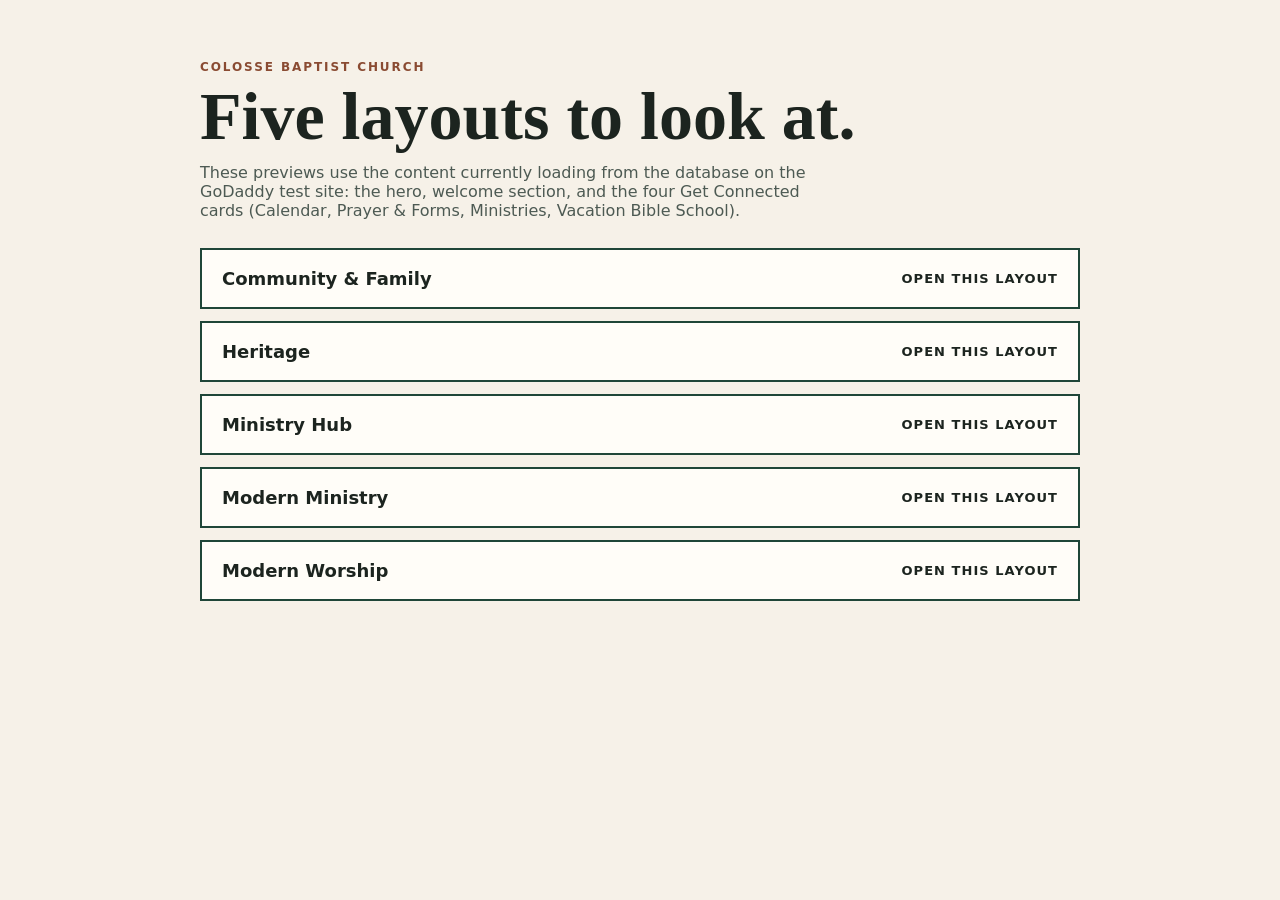
<file: docs/index.html>
<!doctype html>
<html lang="en">
<head>
<meta charset="utf-8">
<meta name="viewport" content="width=device-width, initial-scale=1">
<title>Colosse Baptist Church — theme proposals</title>
<style>
body { margin:0; font-family:Georgia, serif; background:#f6f1e8; color:#1c241f; }
main { max-width:880px; margin:0 auto; padding:48px 20px 72px; }
p.kicker { letter-spacing:.16em; text-transform:uppercase; font-family:system-ui,sans-serif; font-size:12px; font-weight:800; color:#8a4b32; }
h1 { font-size:clamp(40px, 7vw, 68px); line-height:.9; margin:8px 0 16px; }
.note { font-family:system-ui,sans-serif; color:#4d5a53; max-width:62ch; }
.grid { display:grid; gap:12px; margin-top:28px; }
.card { display:flex; justify-content:space-between; align-items:center; padding:18px 20px; border:2px solid #1f4638; background:#fffdf8; color:inherit; text-decoration:none; font-family:system-ui,sans-serif; }
.card strong { font-size:18px; }
.card span { font-size:13px; letter-spacing:.08em; text-transform:uppercase; font-weight:800; }
</style>
</head>
<body>
<main>
<p class="kicker">Colosse Baptist Church</p>
<h1>Five layouts to look at.</h1>
<p class="note">These previews use the content currently loading from the database on the GoDaddy test site: the hero, welcome section, and the four Get Connected cards (Calendar, Prayer & Forms, Ministries, Vacation Bible School).</p>
<div class="grid">
<a class="card" href="community.html"><strong>Community & Family</strong><span>Open this layout</span></a>
<a class="card" href="heritage.html"><strong>Heritage</strong><span>Open this layout</span></a>
<a class="card" href="ministry-hub.html"><strong>Ministry Hub</strong><span>Open this layout</span></a>
<a class="card" href="modern-ministry.html"><strong>Modern Ministry</strong><span>Open this layout</span></a>
<a class="card" href="worship.html"><strong>Modern Worship</strong><span>Open this layout</span></a>
</div>
</main>
</body>
</html>
</file>
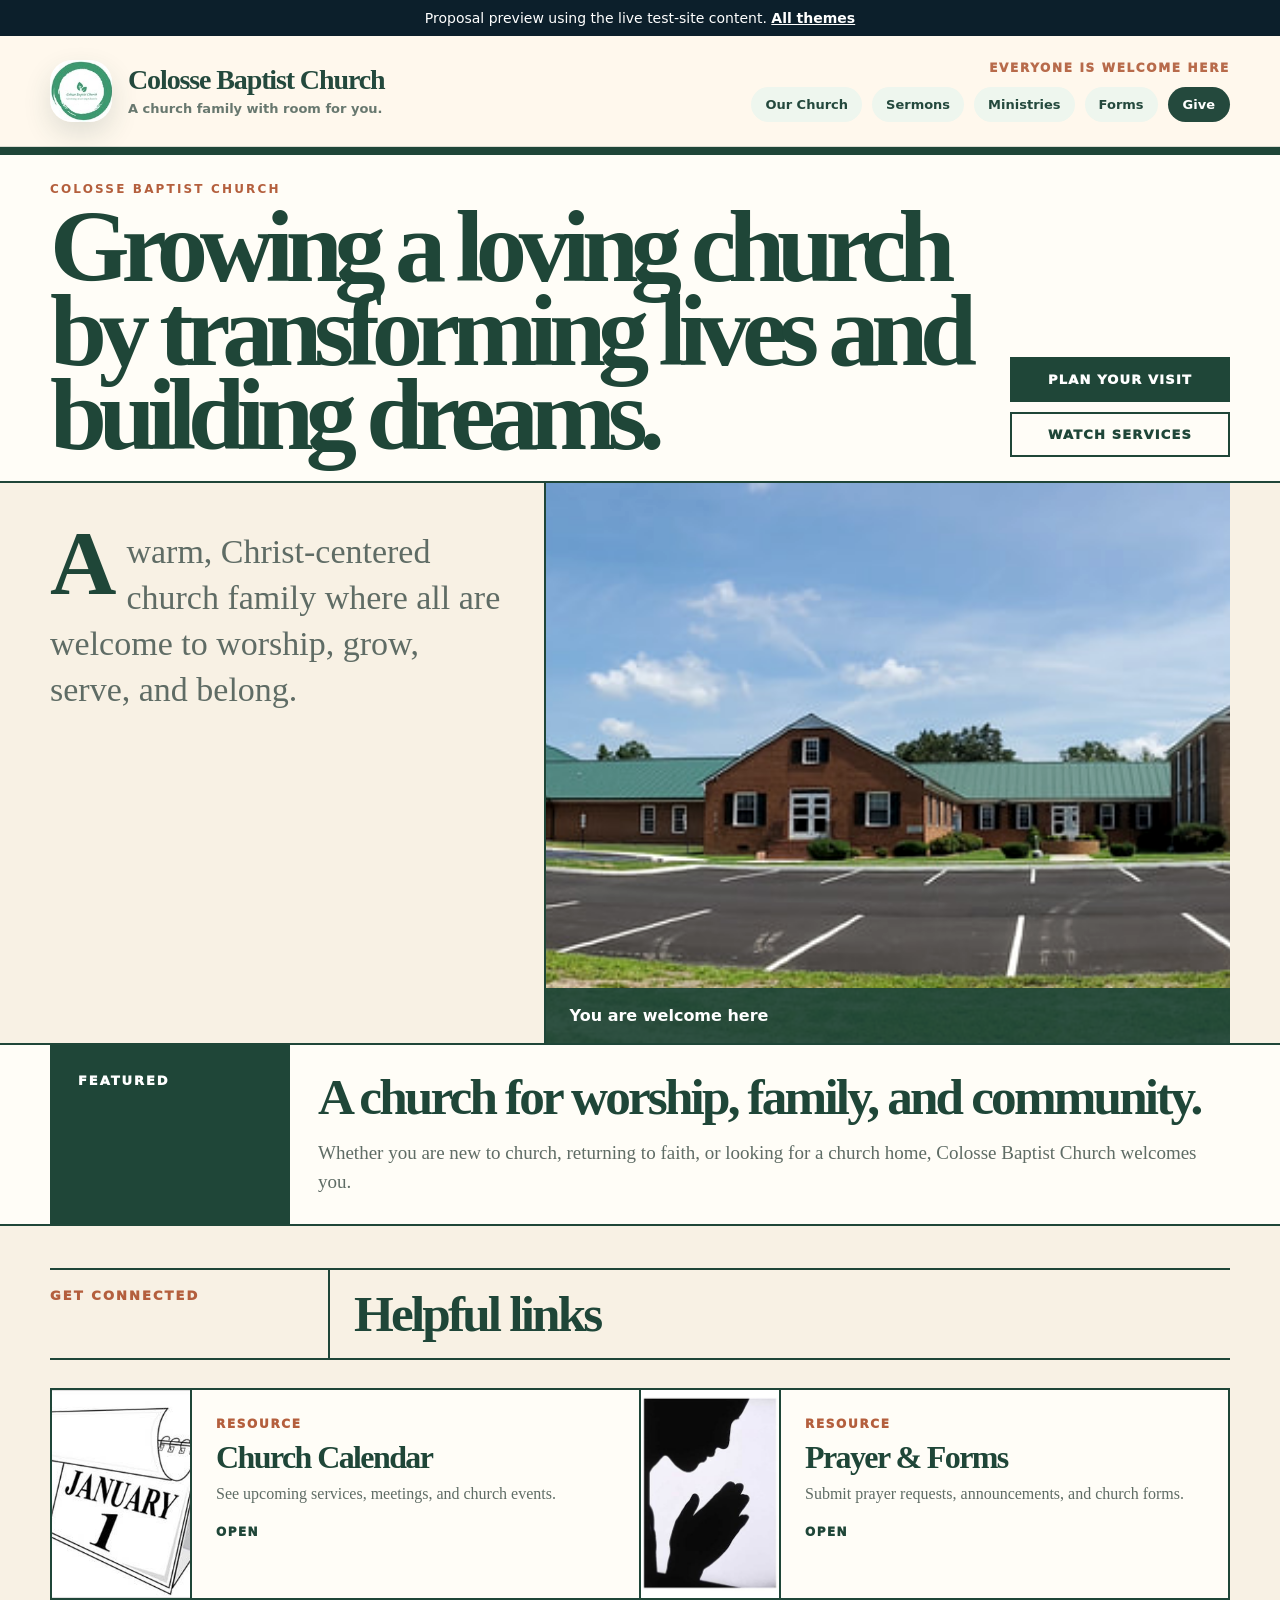
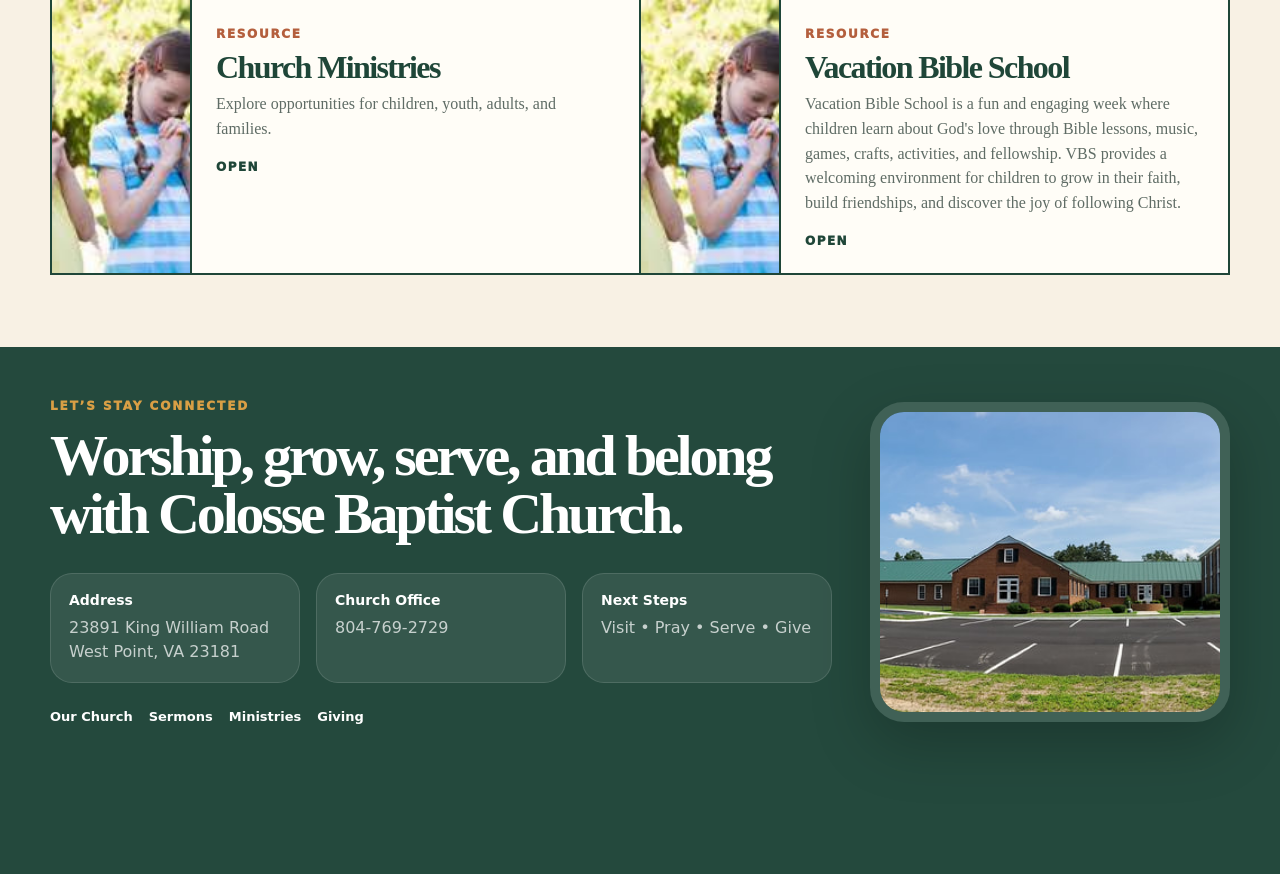
<file: docs/community.html>
<!doctype html>
<html lang="en">
<head>
    <meta charset="utf-8">
    <title>Colosse Baptist Church</title>
    <meta name="viewport" content="width=device-width, initial-scale=1">
    <link rel="stylesheet" href="assets/css/site.css?v=20">

    <style>
        .community-theme-header .theme-menu-toggle,
        .community-theme-header .theme-mobile-nav {
            display: none;
        }

        @media (max-width: 900px) {
            .community-theme-header .community-header-inner {
                grid-template-columns: 1fr auto !important;
            }

            .community-theme-header .theme-desktop-wrap {
                display: none !important;
            }

            .community-theme-header .theme-menu-toggle {
                display: inline-flex !important;
                align-items: center;
                justify-content: center;
                width: 48px;
                height: 48px;
                border: 0;
                border-radius: 999px;
                background: #24493d;
                color: white;
                font-size: 25px;
                font-weight: 900;
                cursor: pointer;
            }

            .community-theme-header .theme-mobile-nav.is-open {
                display: grid !important;
            }

            .community-theme-header .theme-mobile-nav {
                grid-column: 1 / -1;
                gap: 10px;
                padding-top: 18px;
            }

            .community-theme-header .theme-mobile-nav a {
                background: #eef6ee;
                color: #24493d;
                text-decoration: none;
                padding: 14px 16px;
                border-radius: 18px;
                font-family: Inter, system-ui, sans-serif;
                font-size: 14px;
                font-weight: 850;
            }

            .community-theme-header .theme-mobile-nav a:last-child {
                background: #24493d;
                color: white;
            }

            .community-theme-header .community-brand-title {
                font-size: 22px !important;
            }

            .community-theme-header .community-brand-subtitle {
                font-size: 12px !important;
            }
        }

        @media (max-width: 520px) {
            .community-theme-header .community-brand img {
                width: 52px !important;
                height: 52px !important;
            }

            .community-theme-header .community-brand-title {
                font-size: 19px !important;
            }
        }
    </style>
</head>
<body>
<div style="background:#0c1f2b;color:#fff;font-family:system-ui,sans-serif;font-size:14px;padding:10px 16px;text-align:center">Proposal preview using the live test-site content. <a href="./" style="color:#fff;font-weight:700">All themes</a></div>

<header class="community-theme-header" style="
    background:#fff8ed;
    border-bottom:1px solid rgba(36,73,61,.16);
    font-family:Georgia,'Times New Roman',serif;
">
    <div class="container community-header-inner" style="
        display:grid;
        grid-template-columns:1fr auto;
        gap:24px;
        align-items:center;
        padding:24px 0;
    ">
        <a class="community-brand" href="index.php?theme=community" style="
            display:flex;
            align-items:center;
            gap:16px;
            text-decoration:none;
            color:#24493d;
        ">
            <img src="images/logo.jpeg" alt="Colosse Baptist Church" style="
                width:62px;
                height:62px;
                object-fit:cover;
                border-radius:22px;
                box-shadow:0 12px 28px rgba(36,73,61,.14);
            ">

            <div>
                <strong class="community-brand-title" style="
                    display:block;
                    font-size:28px;
                    line-height:1;
                    letter-spacing:-.04em;
                ">Colosse Baptist Church</strong>

                <span class="community-brand-subtitle" style="
                    display:block;
                    margin-top:7px;
                    color:#68786f;
                    font-family:Inter,system-ui,sans-serif;
                    font-size:13px;
                    font-weight:800;
                ">A church family with room for you.</span>
            </div>
        </a>

        <div class="theme-desktop-wrap" style="
            display:flex;
            flex-direction:column;
            align-items:flex-end;
            gap:12px;
        ">
            <div style="
                color:#b86b4b;
                font-family:Inter,system-ui,sans-serif;
                font-size:12px;
                font-weight:950;
                text-transform:uppercase;
                letter-spacing:.14em;
            ">
                Everyone is welcome here
            </div>

            <nav class="theme-desktop-nav" style="
                display:flex;
                gap:10px;
                flex-wrap:wrap;
                justify-content:flex-end;
                font-family:Inter,system-ui,sans-serif;
                font-size:13px;
                font-weight:850;
            ">
                <a href="our-church.php" style="background:#eef6ee;color:#24493d;text-decoration:none;padding:10px 14px;border-radius:999px;">Our Church</a>
                <a href="sermons.php" style="background:#eef6ee;color:#24493d;text-decoration:none;padding:10px 14px;border-radius:999px;">Sermons</a>
                <a href="ministries.php" style="background:#eef6ee;color:#24493d;text-decoration:none;padding:10px 14px;border-radius:999px;">Ministries</a>
                <a href="forms.php" style="background:#eef6ee;color:#24493d;text-decoration:none;padding:10px 14px;border-radius:999px;">Forms</a>
                <a href="giving.php" style="background:#24493d;color:white;text-decoration:none;padding:10px 15px;border-radius:999px;">Give</a>
            </nav>
        </div>

        <button class="theme-menu-toggle" type="button" aria-label="Open menu">☰</button>

        <nav class="theme-mobile-nav">
            <a href="our-church.php">Our Church</a>
            <a href="sermons.php">Sermons</a>
            <a href="ministries.php">Ministries</a>
            <a href="forms.php">Forms</a>
            <a href="giving.php">Give</a>
        </nav>
    </div>
</header>

<main>

<script>
document.addEventListener('click', function (event) {
    const toggle = event.target.closest('.theme-menu-toggle');

    if (!toggle) {
        return;
    }

    const header = toggle.closest('header');
    const menu = header.querySelector('.theme-mobile-nav');

    if (!menu) {
        return;
    }

    menu.classList.toggle('is-open');
    toggle.textContent = menu.classList.contains('is-open') ? '×' : '☰';
});
</script>
<style>
    .community-edition {
        --ink: #18231f;
        --forest: #1f4638;
        --cream: #f8f1e4;
        --paper: #fffdf7;
        --line: #1f4638;
        --muted: #5f6c65;
        --accent: #b45f3d;
        background: var(--cream);
        color: var(--ink);
        font-family: Georgia, "Times New Roman", serif;
    }

    .community-edition a {
        color: inherit;
        text-decoration: none;
    }

    .ce-masthead {
        border-top: 8px solid var(--forest);
        border-bottom: 2px solid var(--forest);
        padding: 24px 0;
        background: var(--paper);
    }

    .ce-masthead-inner {
        display: grid;
        grid-template-columns: 1fr auto;
        gap: 24px;
        align-items: end;
    }

    .ce-masthead small {
        color: var(--accent);
        font-family: system-ui, sans-serif;
        font-size: 12px;
        font-weight: 900;
        letter-spacing: .18em;
        text-transform: uppercase;
    }

    .ce-masthead h1 {
        margin: 8px 0 0;
        color: var(--forest);
        font-size: clamp(52px, 8vw, 118px);
        line-height: .82;
        letter-spacing: -.08em;
    }

    .ce-masthead-actions {
        display: grid;
        gap: 10px;
        min-width: 220px;
    }

    .ce-btn {
        border: 2px solid var(--forest);
        padding: 13px 16px;
        font-family: system-ui, sans-serif;
        font-size: 13px;
        font-weight: 950;
        text-transform: uppercase;
        letter-spacing: .09em;
        text-align: center;
    }

    .ce-btn.primary {
        background: var(--forest);
        color: white;
    }

    .ce-btn.secondary {
        background: transparent;
        color: var(--forest);
    }

    .ce-lead {
        border-bottom: 2px solid var(--forest);
        background: var(--cream);
    }

    .ce-lead-grid {
        display: grid;
        grid-template-columns: 42% 58%;
        min-height: 560px;
    }

    .ce-lead-copy {
        padding: 46px 36px 46px 0;
        border-right: 2px solid var(--forest);
    }

    .ce-lead-copy p {
        margin: 0;
        color: var(--muted);
        font-size: clamp(22px, 3vw, 34px);
        line-height: 1.35;
    }

    .ce-lead-copy .ce-drop {
        float: left;
        color: var(--forest);
        font-size: 92px;
        line-height: .75;
        padding-right: 10px;
        font-weight: 900;
    }

    .ce-lead-image {
        position: relative;
        min-height: 560px;
    }

    .ce-lead-image img {
        width: 100%;
        height: 100%;
        object-fit: cover;
        display: block;
        filter: saturate(.9) contrast(1.04);
    }

    .ce-image-caption {
        position: absolute;
        left: 0;
        right: 0;
        bottom: 0;
        background: rgba(31,70,56,.92);
        color: white;
        padding: 18px 24px;
        font-family: system-ui, sans-serif;
        font-weight: 800;
    }

    .ce-feature-strip {
        border-bottom: 2px solid var(--forest);
        background: var(--paper);
    }

    .ce-feature-strip-grid {
        display: grid;
        grid-template-columns: 240px 1fr;
    }

    .ce-feature-label {
        background: var(--forest);
        color: white;
        padding: 28px;
        font-family: system-ui, sans-serif;
        font-size: 13px;
        font-weight: 950;
        text-transform: uppercase;
        letter-spacing: .15em;
    }

    .ce-feature-content {
        padding: 28px;
    }

    .ce-feature-content h2 {
        margin: 0;
        color: var(--forest);
        font-size: clamp(34px, 4vw, 62px);
        line-height: .95;
        letter-spacing: -.055em;
    }

    .ce-feature-content p {
        margin: 16px 0 0;
        color: var(--muted);
        font-size: 19px;
        line-height: 1.55;
    }

    .ce-index {
        padding: 42px 0 72px;
    }

    .ce-index-heading {
        display: grid;
        grid-template-columns: 280px 1fr;
        border-top: 2px solid var(--forest);
        border-bottom: 2px solid var(--forest);
        margin-bottom: 28px;
    }

    .ce-index-heading div {
        padding: 18px 0;
    }

    .ce-index-heading div:first-child {
        border-right: 2px solid var(--forest);
        color: var(--accent);
        font-family: system-ui, sans-serif;
        font-size: 13px;
        font-weight: 950;
        text-transform: uppercase;
        letter-spacing: .16em;
    }

    .ce-index-heading h2 {
        margin: 0;
        padding-left: 24px;
        color: var(--forest);
        font-size: clamp(34px, 4vw, 58px);
        line-height: 1;
        letter-spacing: -.055em;
    }

    .ce-directory {
        display: grid;
        grid-template-columns: repeat(2, 1fr);
        border-top: 2px solid var(--forest);
        border-left: 2px solid var(--forest);
    }

    .ce-directory-item {
        display: grid;
        grid-template-columns: 140px 1fr;
        min-height: 210px;
        border-right: 2px solid var(--forest);
        border-bottom: 2px solid var(--forest);
        background: var(--paper);
    }

    .ce-directory-item img {
        width: 100%;
        height: 100%;
        object-fit: cover;
        border-right: 2px solid var(--forest);
    }

    .ce-directory-copy {
        padding: 24px;
    }

    .ce-directory-copy small {
        color: var(--accent);
        font-family: system-ui, sans-serif;
        font-size: 12px;
        font-weight: 950;
        text-transform: uppercase;
        letter-spacing: .14em;
    }

    .ce-directory-copy h3 {
        margin: 10px 0;
        color: var(--forest);
        font-size: 32px;
        line-height: .95;
        letter-spacing: -.05em;
    }

    .ce-directory-copy p {
        margin: 0;
        color: var(--muted);
        font-size: 16px;
        line-height: 1.55;
    }

    .ce-directory-copy span {
        display: inline-block;
        margin-top: 18px;
        color: var(--forest);
        font-family: system-ui, sans-serif;
        font-size: 12px;
        font-weight: 950;
        text-transform: uppercase;
        letter-spacing: .12em;
    }

    @media (max-width: 950px) {
        .ce-masthead-inner,
        .ce-lead-grid,
        .ce-feature-strip-grid,
        .ce-index-heading,
        .ce-directory {
            grid-template-columns: 1fr;
        }

        .ce-lead-copy {
            border-right: 0;
            padding-right: 0;
        }

        .ce-feature-label,
        .ce-index-heading div:first-child {
            border-right: 0;
        }

        .ce-index-heading h2 {
            padding-left: 0;
        }
    }

    @media (max-width: 650px) {
        .ce-directory-item {
            grid-template-columns: 1fr;
        }

        .ce-directory-item img {
            height: 220px;
            border-right: 0;
            border-bottom: 2px solid var(--forest);
        }

        .ce-lead-image {
            min-height: 320px;
        }
    }
</style>

<div class="community-edition">

    <section class="ce-masthead">
        <div class="container ce-masthead-inner">
            <div>
                <small>Colosse Baptist Church</small>
                <h1>Growing a loving church by transforming lives and building dreams.</h1>
            </div>

            <div class="ce-masthead-actions">
                <a class="ce-btn primary" href="our-church.php">
                    Plan Your Visit
                </a>

                <a class="ce-btn secondary" href="sermons.php">
                    Watch Services
                </a>
            </div>
        </div>
    </section>

    <section class="ce-lead">
        <div class="container ce-lead-grid">
            <div class="ce-lead-copy">
                <p>
                    <span class="ce-drop">A</span>
                     warm, Christ-centered church family where all are welcome to worship, grow, serve, and belong.
                </p>
            </div>

            <div class="ce-lead-image">
                <img src="images/front-view.jpg" alt="">
                <div class="ce-image-caption">
                    You are welcome here
                </div>
            </div>
        </div>
    </section>

    <section class="ce-feature-strip">
        <div class="container ce-feature-strip-grid">
            <div class="ce-feature-label">
                Featured
            </div>

            <div class="ce-feature-content">
                <h2>A church for worship, family, and community.</h2>
                <p>Whether you are new to church, returning to faith, or looking for a church home, Colosse Baptist Church welcomes you.</p>
            </div>
        </div>
    </section>

    <section class="ce-index">
        <div class="container">
            <div class="ce-index-heading">
                <div>Get Connected</div>
                <div>
                    <h2>Helpful links</h2>
                </div>
            </div>

            <div class="ce-directory">
                
                    <a class="ce-directory-item" href="calendar.php">
                        <img src="images/calendar.jpg" alt="">

                        <div class="ce-directory-copy">
                            <small>Resource</small>
                            <h3>Church Calendar</h3>
                            <p>See upcoming services, meetings, and church events.</p>
                            <span>Open</span>
                        </div>
                    </a>
                
                    <a class="ce-directory-item" href="forms.php">
                        <img src="images/prayer-request.jpg" alt="">

                        <div class="ce-directory-copy">
                            <small>Resource</small>
                            <h3>Prayer &amp; Forms</h3>
                            <p>Submit prayer requests, announcements, and church forms.</p>
                            <span>Open</span>
                        </div>
                    </a>
                
                    <a class="ce-directory-item" href="ministries.php">
                        <img src="images/children.jpg" alt="">

                        <div class="ce-directory-copy">
                            <small>Resource</small>
                            <h3>Church Ministries</h3>
                            <p>Explore opportunities for children, youth, adults, and families.</p>
                            <span>Open</span>
                        </div>
                    </a>
                
                    <a class="ce-directory-item" href="https://www.colossebaptistchurch.com/children.html">
                        <img src="images/children.jpg" alt="">

                        <div class="ce-directory-copy">
                            <small>Resource</small>
                            <h3>Vacation Bible School</h3>
                            <p>Vacation Bible School is a fun and engaging week where children learn about God&#x27;s love through Bible lessons, music, games, crafts, activities, and fellowship. VBS provides a welcoming environment for children to grow in their faith, build friendships, and discover the joy of following Christ.</p>
                            <span>Open</span>
                        </div>
                    </a>
                
            </div>
        </div>
    </section>

</div>
</main>

<footer style="
    background:#24493d;
    color:white;
    padding:52px 0 150px;
    font-family:Georgia,'Times New Roman',serif;
">
    <div class="container" style="
        display:grid;
        grid-template-columns:minmax(0,1fr) 360px;
        gap:38px;
        align-items:center;
    ">
        <div>
            <span style="
                display:block;
                color:#d99f45;
                font-family:Inter,system-ui,sans-serif;
                font-size:12px;
                font-weight:950;
                text-transform:uppercase;
                letter-spacing:.16em;
                margin-bottom:14px;
            ">Let’s stay connected</span>

            <strong style="
                display:block;
                font-size:clamp(36px,5vw,58px);
                line-height:1;
                letter-spacing:-.055em;
                max-width:760px;
            ">
                Worship, grow, serve, and belong with Colosse Baptist Church.
            </strong>

            <div style="
                display:grid;
                grid-template-columns:repeat(3,1fr);
                gap:16px;
                margin-top:30px;
                font-family:Inter,system-ui,sans-serif;
            ">
                <div style="
                    background:rgba(255,255,255,.08);
                    border:1px solid rgba(255,255,255,.12);
                    border-radius:22px;
                    padding:18px;
                ">
                    <strong style="display:block;font-size:14px;">Address</strong>
                    <span style="display:block;margin-top:8px;color:rgba(255,255,255,.72);line-height:1.5;">
                        23891 King William Road<br>West Point, VA 23181
                    </span>
                </div>

                <div style="
                    background:rgba(255,255,255,.08);
                    border:1px solid rgba(255,255,255,.12);
                    border-radius:22px;
                    padding:18px;
                ">
                    <strong style="display:block;font-size:14px;">Church Office</strong>
                    <span style="display:block;margin-top:8px;color:rgba(255,255,255,.72);line-height:1.5;">
                        804-769-2729
                    </span>
                </div>

                <div style="
                    background:rgba(255,255,255,.08);
                    border:1px solid rgba(255,255,255,.12);
                    border-radius:22px;
                    padding:18px;
                ">
                    <strong style="display:block;font-size:14px;">Next Steps</strong>
                    <span style="display:block;margin-top:8px;color:rgba(255,255,255,.72);line-height:1.5;">
                        Visit • Pray • Serve • Give
                    </span>
                </div>
            </div>

            <div style="
                display:flex;
                gap:16px;
                flex-wrap:wrap;
                margin-top:26px;
                font-family:Inter,system-ui,sans-serif;
                font-size:13px;
                font-weight:850;
            ">
                <a href="our-church.php" style="color:white;text-decoration:none;">Our Church</a>
                <a href="sermons.php" style="color:white;text-decoration:none;">Sermons</a>
                <a href="ministries.php" style="color:white;text-decoration:none;">Ministries</a>
                <a href="giving.php" style="color:white;text-decoration:none;">Giving</a>
            </div>
        </div>

        <img src="images/front-view.jpg" alt="Colosse Baptist Church" style="
            width:100%;
            height:320px;
            object-fit:cover;
            border-radius:34px;
            border:10px solid rgba(255,255,255,.13);
            box-shadow:0 22px 60px rgba(0,0,0,.22);
        ">
    </div>
</footer>

</body>
</html>
</file>
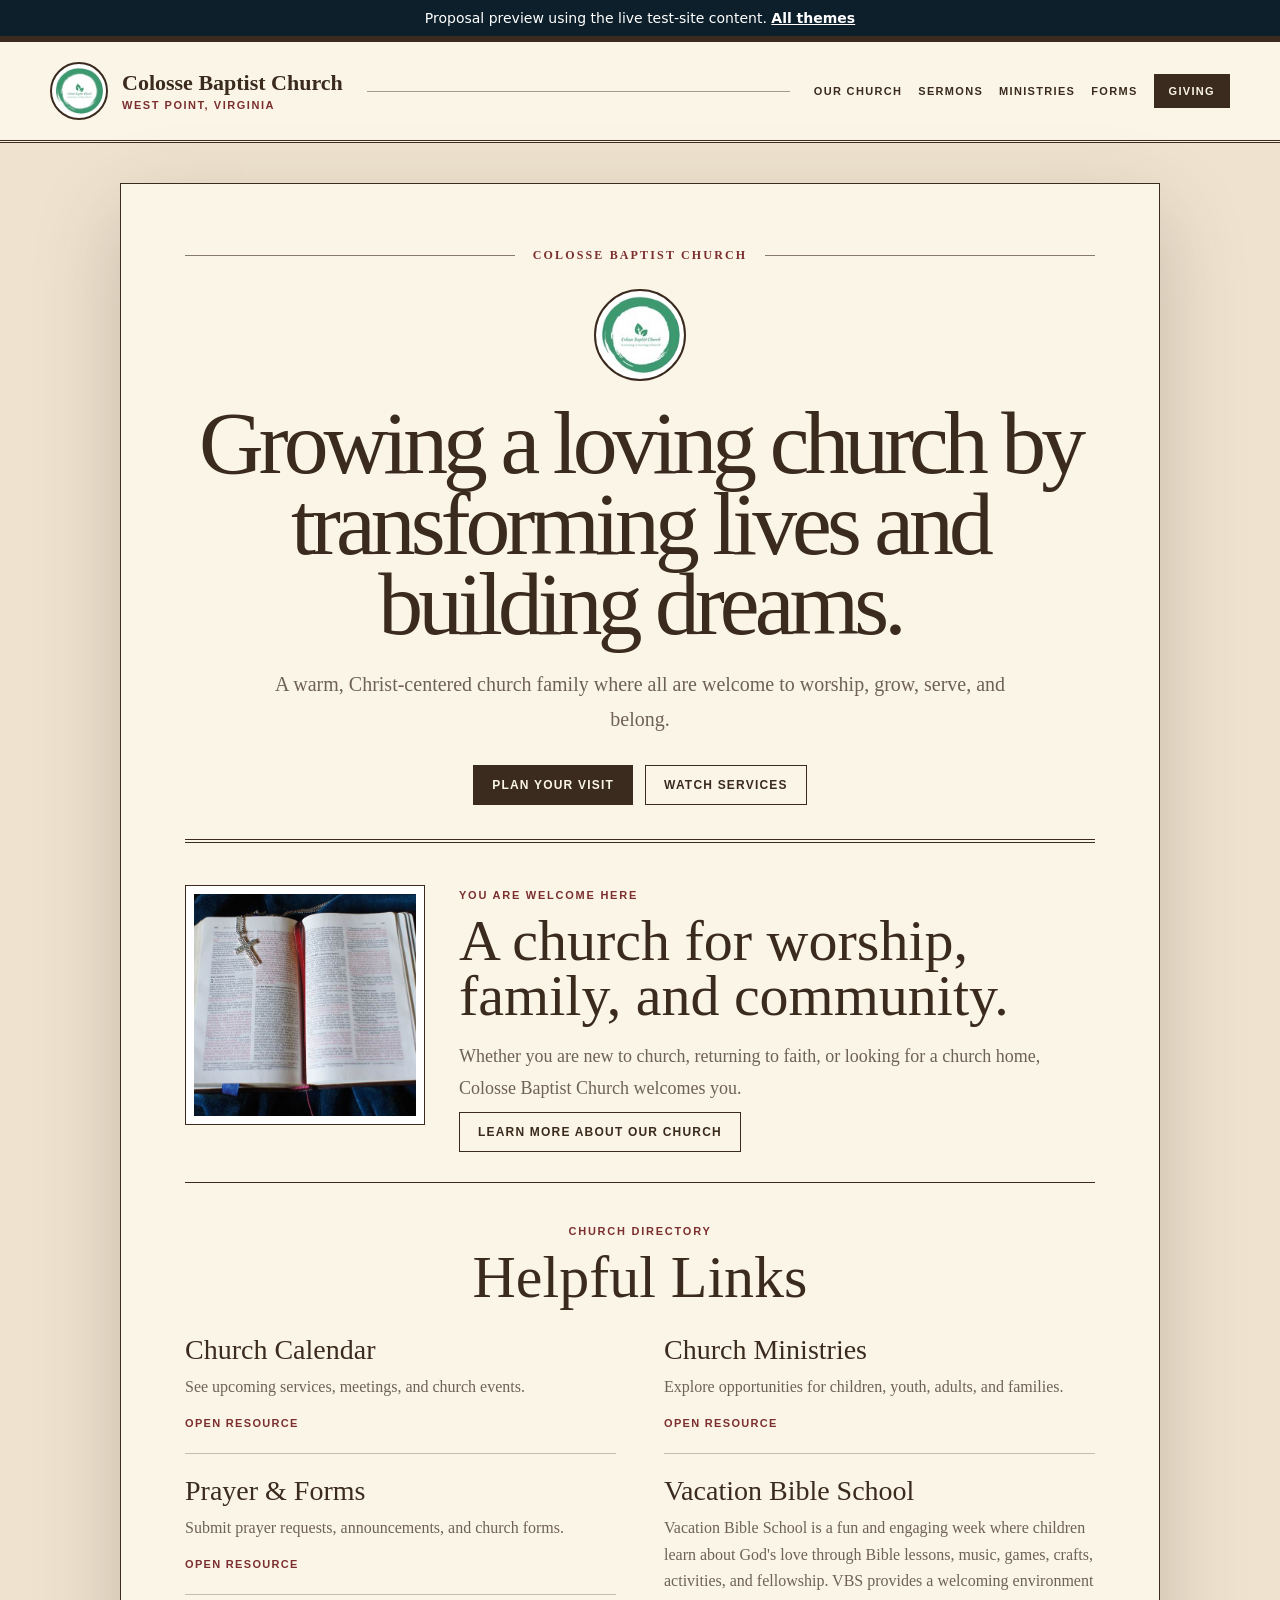
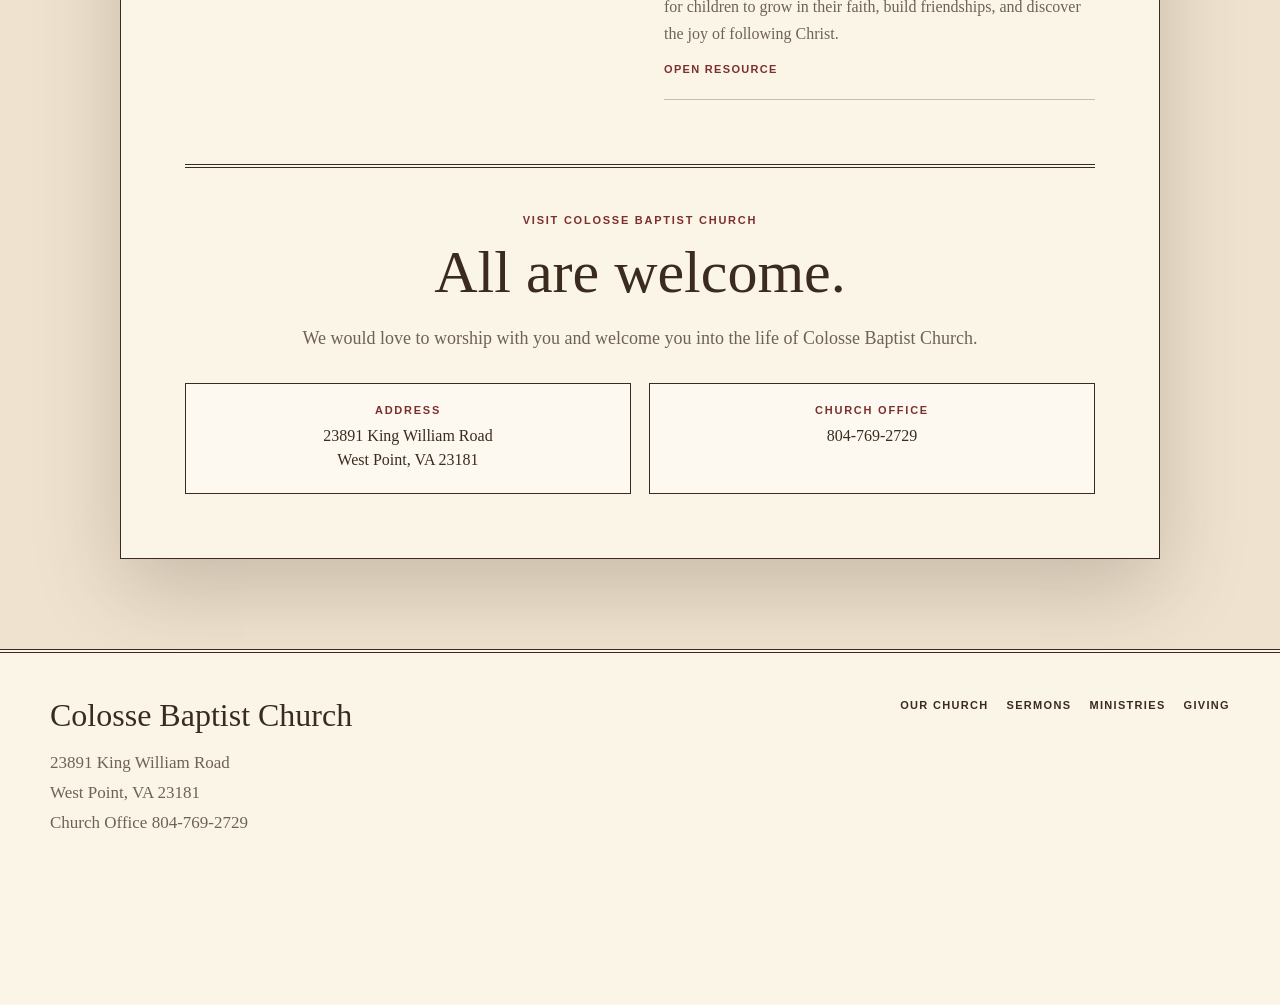
<file: docs/heritage.html>
<!doctype html>
<html lang="en">
<head>
    <meta charset="utf-8">
    <title>Colosse Baptist Church</title>
    <meta name="viewport" content="width=device-width, initial-scale=1">
    <link rel="stylesheet" href="assets/css/site.css?v=20">

    <style>
        .heritage-theme-header .theme-menu-toggle,
        .heritage-theme-header .theme-mobile-nav {
            display: none;
        }

        @media (max-width: 950px) {

            .heritage-theme-header .heritage-header-inner {
                grid-template-columns: 1fr auto !important;
            }

            .heritage-theme-header .theme-divider,
            .heritage-theme-header .theme-desktop-nav {
                display: none !important;
            }

            .heritage-theme-header .theme-menu-toggle {
                display: inline-flex !important;
                align-items: center;
                justify-content: center;
                width: 52px;
                height: 52px;
                border: 2px solid #3b2b1f;
                background: #fbf5e8;
                color: #3b2b1f;
                font-size: 26px;
                font-weight: 900;
                cursor: pointer;
            }

            .heritage-theme-header .theme-mobile-nav.is-open {
                display: grid !important;
            }

            .heritage-theme-header .theme-mobile-nav {
                grid-column: 1 / -1;
                margin-top: 20px;
                border-top: 2px double #3b2b1f;
                padding-top: 20px;
                gap: 8px;
            }

            .heritage-theme-header .theme-mobile-nav a {
                display: block;
                padding: 14px 0;
                color: #3b2b1f;
                text-decoration: none;
                border-bottom: 1px solid rgba(59,43,31,.18);
                font-family: Arial, sans-serif;
                font-size: 12px;
                font-weight: 900;
                text-transform: uppercase;
                letter-spacing: .14em;
            }

            .heritage-theme-header .theme-mobile-nav a:last-child {
                color: #7b2f2f;
            }

            .heritage-theme-header .heritage-title {
                font-size: 20px !important;
            }
        }
    </style>
</head>
<body>
<div style="background:#0c1f2b;color:#fff;font-family:system-ui,sans-serif;font-size:14px;padding:10px 16px;text-align:center">Proposal preview using the live test-site content. <a href="./" style="color:#fff;font-weight:700">All themes</a></div>

<header class="heritage-theme-header" style="
    background:#fbf5e8;
    border-top:6px solid #3b2b1f;
    border-bottom:3px double #3b2b1f;
    padding:20px 0;
    font-family:Georgia,'Times New Roman',serif;
">
    <div class="container heritage-header-inner" style="
        display:grid;
        grid-template-columns:auto 1fr auto;
        gap:24px;
        align-items:center;
    ">
        <a href="index.php?theme=heritage" style="
            display:flex;
            align-items:center;
            gap:14px;
            text-decoration:none;
            color:#3b2b1f;
        ">
            <img src="images/logo.jpeg"
                 alt="Colosse Baptist Church"
                 style="
                    width:58px;
                    height:58px;
                    object-fit:cover;
                    border-radius:50%;
                    border:2px solid #3b2b1f;
                    padding:3px;
                    background:white;
                 ">

            <div>
                <strong class="heritage-title" style="
                    display:block;
                    font-size:22px;
                    line-height:1;
                ">
                    Colosse Baptist Church
                </strong>

                <small style="
                    display:block;
                    margin-top:5px;
                    color:#7b2f2f;
                    font-family:Arial,sans-serif;
                    font-size:11px;
                    font-weight:900;
                    text-transform:uppercase;
                    letter-spacing:.14em;
                ">
                    West Point, Virginia
                </small>
            </div>
        </a>

        <div class="theme-divider" style="
            height:1px;
            background:#3b2b1f;
            opacity:.45;
        "></div>

        <nav class="theme-desktop-nav" style="
            display:flex;
            align-items:center;
            gap:16px;
            font-family:Arial,sans-serif;
            font-size:11px;
            font-weight:900;
            text-transform:uppercase;
            letter-spacing:.12em;
        ">
            <a href="our-church.php" style="color:#3b2b1f;text-decoration:none;">Our Church</a>
            <a href="sermons.php" style="color:#3b2b1f;text-decoration:none;">Sermons</a>
            <a href="ministries.php" style="color:#3b2b1f;text-decoration:none;">Ministries</a>
            <a href="forms.php" style="color:#3b2b1f;text-decoration:none;">Forms</a>

            <a href="giving.php" style="
                color:#fbf5e8;
                background:#3b2b1f;
                text-decoration:none;
                padding:10px 14px;
                border:1px solid #3b2b1f;
            ">
                Giving
            </a>
        </nav>

        <button class="theme-menu-toggle" type="button" aria-label="Open menu">
            ☰
        </button>

        <nav class="theme-mobile-nav">
            <a href="our-church.php">Our Church</a>
            <a href="sermons.php">Sermons</a>
            <a href="ministries.php">Ministries</a>
            <a href="forms.php">Forms</a>
            <a href="giving.php">Giving</a>
        </nav>
    </div>
</header>

<main>

<script>
document.addEventListener('click', function (event) {
    const toggle = event.target.closest('.theme-menu-toggle');

    if (!toggle) return;

    const header = toggle.closest('header');
    const menu = header.querySelector('.theme-mobile-nav');

    if (!menu) return;

    menu.classList.toggle('is-open');
    toggle.textContent = menu.classList.contains('is-open') ? '×' : '☰';
});
</script>
<style>
    .heritage-bulletin {
        --ink: #191919;
        --brown: #3b2b1f;
        --red: #7b2f2f;
        --gold: #a9803a;
        --paper: #fbf5e8;
        --cream: #efe3cf;
        --muted: #6e6255;
        background: var(--cream);
        color: var(--ink);
        font-family: Georgia, "Times New Roman", serif;
        padding: 40px 0 90px;
    }

    .heritage-bulletin a {
        color: inherit;
        text-decoration: none;
    }

    .hb-sheet {
        width: min(1040px, calc(100% - 36px));
        margin: 0 auto;
        background: var(--paper);
        border: 1px solid var(--brown);
        box-shadow: 0 30px 80px rgba(59, 43, 31, .22);
        padding: clamp(28px, 5vw, 64px);
    }

    .hb-topline {
        display: grid;
        grid-template-columns: 1fr auto 1fr;
        gap: 18px;
        align-items: center;
        margin-bottom: 26px;
        color: var(--red);
        font-size: 12px;
        font-weight: bold;
        text-transform: uppercase;
        letter-spacing: .18em;
    }

    .hb-topline::before,
    .hb-topline::after {
        content: "";
        height: 1px;
        background: var(--brown);
        opacity: .6;
    }

    .hb-title {
        text-align: center;
        padding-bottom: 34px;
        border-bottom: 4px double var(--brown);
    }

    .hb-logo {
        width: 92px;
        height: 92px;
        object-fit: cover;
        border-radius: 999px;
        margin: 0 auto 18px;
        border: 2px solid var(--brown);
        padding: 4px;
        background: white;
    }

    .hb-title h1 {
        margin: 0;
        color: var(--brown);
        font-size: clamp(44px, 7vw, 96px);
        line-height: .9;
        letter-spacing: -.055em;
        font-weight: normal;
    }

    .hb-title p {
        max-width: 780px;
        margin: 22px auto 0;
        color: var(--muted);
        font-size: 20px;
        line-height: 1.75;
    }

    .hb-buttons {
        display: flex;
        justify-content: center;
        flex-wrap: wrap;
        gap: 12px;
        margin-top: 28px;
    }

    .hb-button {
        border: 1px solid var(--brown);
        padding: 12px 18px;
        font-family: Arial, sans-serif;
        font-size: 12px;
        font-weight: 900;
        text-transform: uppercase;
        letter-spacing: .1em;
    }

    .hb-button.primary {
        background: var(--brown);
        color: var(--paper);
    }

    .hb-button.secondary {
        background: transparent;
        color: var(--brown);
    }

    .hb-feature {
        display: grid;
        grid-template-columns: 240px 1fr;
        gap: 34px;
        padding: 42px 0;
        border-bottom: 1px solid var(--brown);
    }

    .hb-feature img {
        width: 240px;
        height: 240px;
        object-fit: cover;
        border: 1px solid var(--brown);
        padding: 8px;
        background: white;
    }

    .hb-section-label {
        display: inline-block;
        color: var(--red);
        font-family: Arial, sans-serif;
        font-size: 11px;
        font-weight: 900;
        text-transform: uppercase;
        letter-spacing: .16em;
        margin-bottom: 12px;
    }

    .hb-feature h2 {
        margin: 0;
        color: var(--brown);
        font-size: clamp(34px, 5vw, 58px);
        line-height: .95;
        font-weight: normal;
    }

    .hb-feature p {
        color: var(--muted);
        font-size: 18px;
        line-height: 1.75;
    }

    .hb-directory {
        padding: 42px 0;
        border-bottom: 4px double var(--brown);
    }

    .hb-directory-title {
        text-align: center;
        margin-bottom: 28px;
    }

    .hb-directory-title h2 {
        margin: 0;
        color: var(--brown);
        font-size: clamp(34px, 5vw, 60px);
        line-height: 1;
        font-weight: normal;
    }

    .hb-directory-title span {
        display: block;
        margin-bottom: 10px;
        color: var(--red);
        font-family: Arial, sans-serif;
        font-size: 11px;
        font-weight: 900;
        text-transform: uppercase;
        letter-spacing: .16em;
    }

    .hb-link-list {
        columns: 2;
        column-gap: 48px;
    }

    .hb-link-item {
        display: inline-block;
        width: 100%;
        break-inside: avoid;
        padding: 0 0 22px;
        margin-bottom: 22px;
        border-bottom: 1px solid rgba(59,43,31,.28);
    }

    .hb-link-item h3 {
        margin: 0;
        color: var(--brown);
        font-size: 28px;
        line-height: 1.05;
        font-weight: normal;
    }

    .hb-link-item p {
        margin: 10px 0 12px;
        color: var(--muted);
        line-height: 1.65;
        font-size: 16px;
    }

    .hb-link-item span {
        color: var(--red);
        font-family: Arial, sans-serif;
        font-size: 11px;
        font-weight: 900;
        text-transform: uppercase;
        letter-spacing: .12em;
    }

    .hb-visit {
        padding-top: 42px;
        text-align: center;
    }

    .hb-visit h2 {
        margin: 0;
        color: var(--brown);
        font-size: clamp(34px, 5vw, 60px);
        font-weight: normal;
    }

    .hb-visit p {
        max-width: 720px;
        margin: 16px auto 0;
        color: var(--muted);
        font-size: 18px;
        line-height: 1.75;
    }

    .hb-contact-boxes {
        display: grid;
        grid-template-columns: 1fr 1fr;
        gap: 18px;
        margin-top: 28px;
    }

    .hb-contact-box {
        border: 1px solid var(--brown);
        padding: 20px;
        background: rgba(255,255,255,.38);
    }

    .hb-contact-box strong {
        display: block;
        color: var(--red);
        font-family: Arial, sans-serif;
        font-size: 11px;
        font-weight: 900;
        text-transform: uppercase;
        letter-spacing: .16em;
        margin-bottom: 8px;
    }

    .hb-contact-box span {
        color: var(--brown);
        line-height: 1.55;
    }

    @media (max-width: 760px) {
        .hb-topline {
            grid-template-columns: 1fr;
            text-align: center;
        }

        .hb-topline::before,
        .hb-topline::after {
            display: none;
        }

        .hb-feature {
            grid-template-columns: 1fr;
            text-align: center;
        }

        .hb-feature img {
            margin: 0 auto;
        }

        .hb-link-list {
            columns: 1;
        }

        .hb-contact-boxes {
            grid-template-columns: 1fr;
        }
    }
</style>

<div class="heritage-bulletin">
    <article class="hb-sheet">

        <div class="hb-topline">
            <span>Colosse Baptist Church</span>
        </div>

        <header class="hb-title">
            <img
                class="hb-logo"
                src="images/logo.jpeg"
                alt="Colosse Baptist Church"
            >

            <h1>Growing a loving church by transforming lives and building dreams.</h1>

            <p>A warm, Christ-centered church family where all are welcome to worship, grow, serve, and belong.</p>

            <div class="hb-buttons">
                <a class="hb-button primary" href="our-church.php">
                    Plan Your Visit
                </a>

                <a class="hb-button secondary" href="sermons.php">
                    Watch Services
                </a>
            </div>
        </header>

        <section class="hb-feature">
            <img src="images/bible2.jpg" alt="">

            <div>
                <span class="hb-section-label">
                    You are welcome here
                </span>

                <h2>A church for worship, family, and community.</h2>

                <p>Whether you are new to church, returning to faith, or looking for a church home, Colosse Baptist Church welcomes you.</p>

                <a class="hb-button secondary" href="our-church.php">
                    Learn more about our church
                </a>
            </div>
        </section>

        <section class="hb-directory">
            <div class="hb-directory-title">
                <span>Church Directory</span>
                <h2>Helpful Links</h2>
            </div>

            <div class="hb-link-list">
                
                    <a class="hb-link-item" href="calendar.php">
                        <h3>Church Calendar</h3>
                        <p>See upcoming services, meetings, and church events.</p>
                        <span>Open Resource</span>
                    </a>
                
                    <a class="hb-link-item" href="forms.php">
                        <h3>Prayer &amp; Forms</h3>
                        <p>Submit prayer requests, announcements, and church forms.</p>
                        <span>Open Resource</span>
                    </a>
                
                    <a class="hb-link-item" href="ministries.php">
                        <h3>Church Ministries</h3>
                        <p>Explore opportunities for children, youth, adults, and families.</p>
                        <span>Open Resource</span>
                    </a>
                
                    <a class="hb-link-item" href="https://www.colossebaptistchurch.com/children.html">
                        <h3>Vacation Bible School</h3>
                        <p>Vacation Bible School is a fun and engaging week where children learn about God&#x27;s love through Bible lessons, music, games, crafts, activities, and fellowship. VBS provides a welcoming environment for children to grow in their faith, build friendships, and discover the joy of following Christ.</p>
                        <span>Open Resource</span>
                    </a>
                
            </div>
        </section>

        <section class="hb-visit">
            <span class="hb-section-label">Visit Colosse Baptist Church</span>

            <h2>All are welcome.</h2>

            <p>
                We would love to worship with you and welcome you into the life of Colosse Baptist Church.
            </p>

            <div class="hb-contact-boxes">
                <div class="hb-contact-box">
                    <strong>Address</strong>
                    <span>23891 King William Road<br>West Point, VA 23181</span>
                </div>

                <div class="hb-contact-box">
                    <strong>Church Office</strong>
                    <span>804-769-2729</span>
                </div>
            </div>
        </section>

    </article>
</div>
</main>

<footer style="
    background:#fbf5e8;
    color:#3b2b1f;
    border-top:4px double #3b2b1f;
    padding:46px 0 150px;
    font-family:Georgia,'Times New Roman',serif;
">
    <div class="container" style="
        display:grid;
        grid-template-columns:1fr 1fr;
        gap:36px;
        align-items:start;
    ">
        <div>
            <strong style="
                display:block;
                font-size:32px;
                line-height:1;
                font-weight:normal;
            ">Colosse Baptist Church</strong>

            <p style="
                color:#6e6255;
                max-width:520px;
                line-height:1.75;
                font-size:17px;
            ">
                23891 King William Road<br>
                West Point, VA 23181<br>
                Church Office 804-769-2729
            </p>
        </div>

        <div style="
            display:flex;
            justify-content:flex-end;
            gap:18px;
            flex-wrap:wrap;
            font-family:Arial,sans-serif;
            font-size:11px;
            font-weight:900;
            text-transform:uppercase;
            letter-spacing:.12em;
        ">
            <a href="our-church.php" style="color:#3b2b1f;text-decoration:none;">Our Church</a>
            <a href="sermons.php" style="color:#3b2b1f;text-decoration:none;">Sermons</a>
            <a href="ministries.php" style="color:#3b2b1f;text-decoration:none;">Ministries</a>
            <a href="giving.php" style="color:#3b2b1f;text-decoration:none;">Giving</a>
        </div>
    </div>
</footer>

</body>
</html>
</file>
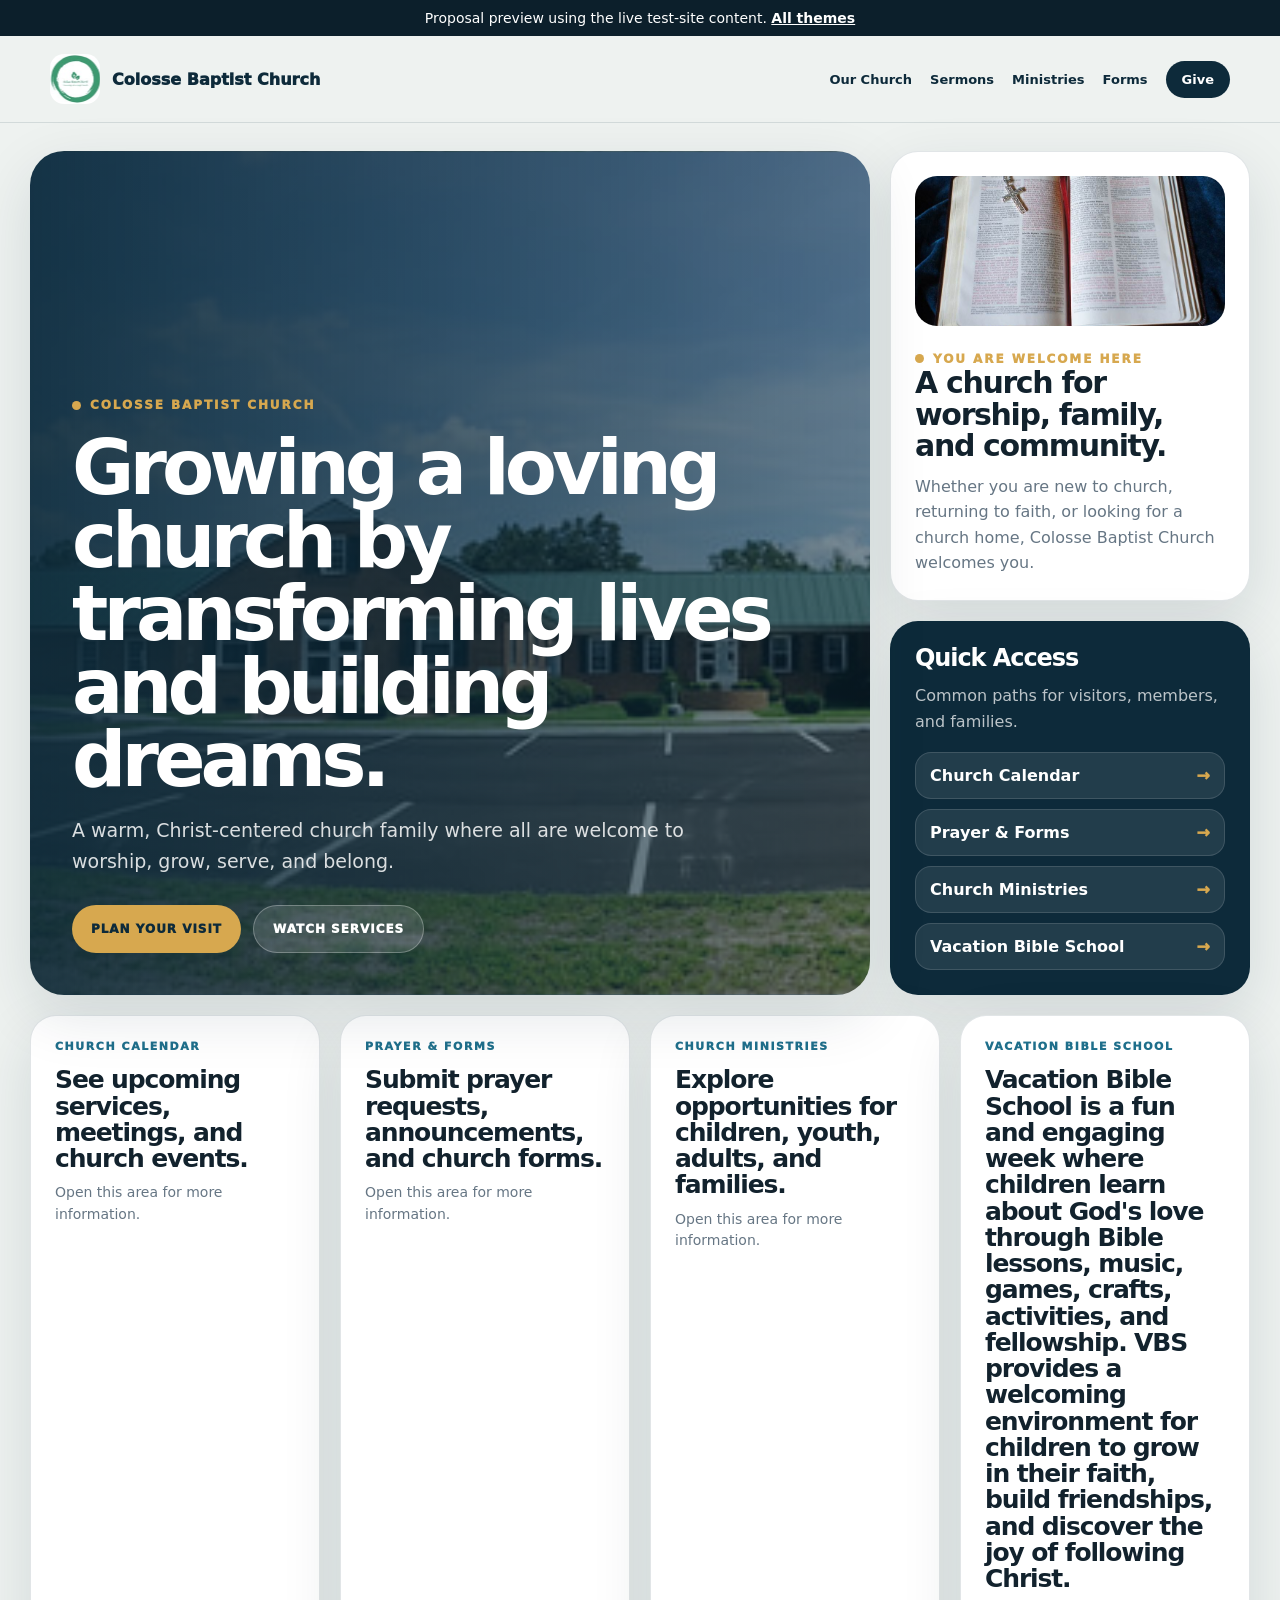
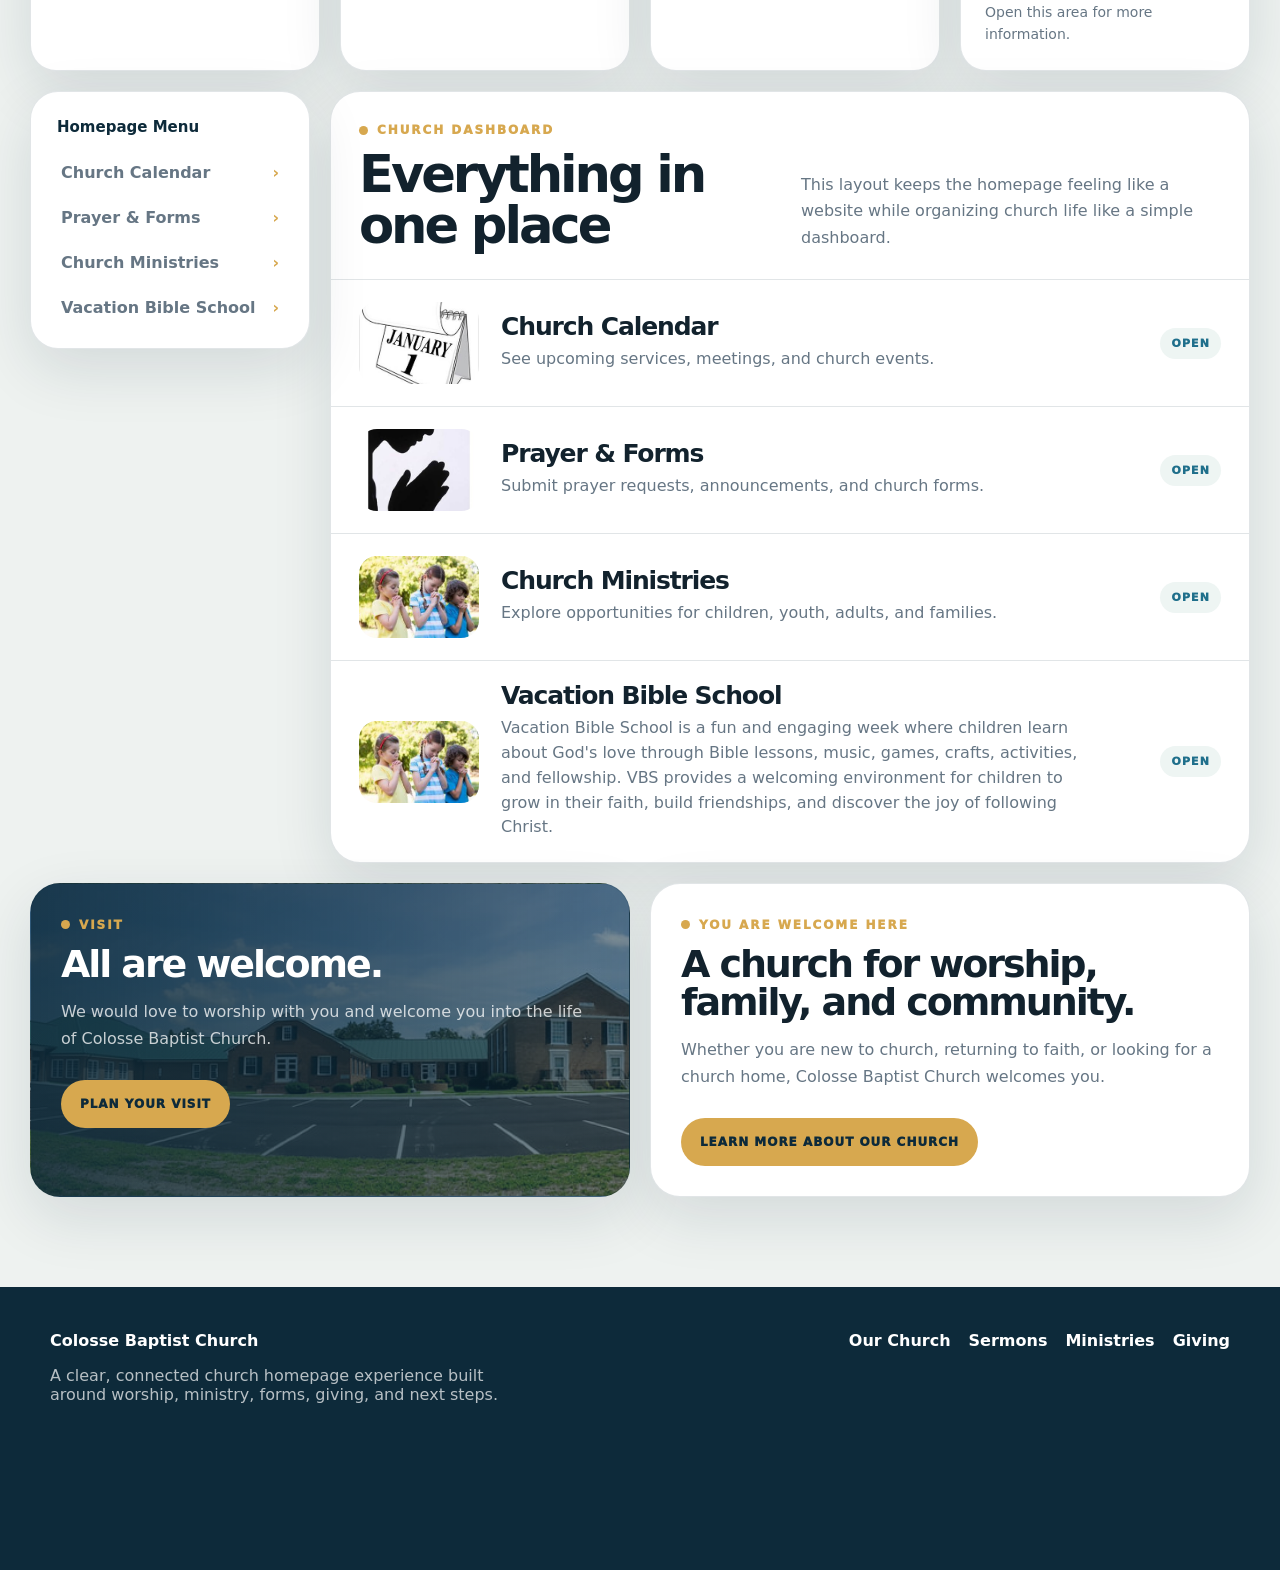
<file: docs/ministry-hub.html>
<!doctype html>
<html lang="en">
<head>
    <meta charset="utf-8">
    <title>Colosse Baptist Church</title>
    <meta name="viewport" content="width=device-width, initial-scale=1">
    <link rel="stylesheet" href="assets/css/site.css?v=20">

    <style>
        .hub-theme-header .theme-menu-toggle,
        .hub-theme-header .theme-mobile-nav {
            display: none;
        }

        @media (max-width: 900px) {
            .hub-theme-header .hub-header-inner {
                grid-template-columns: 1fr auto !important;
            }

            .hub-theme-header .theme-desktop-nav {
                display: none !important;
            }

            .hub-theme-header .theme-menu-toggle {
                display: inline-flex !important;
                align-items: center;
                justify-content: center;
                width: 48px;
                height: 48px;
                border: 0;
                border-radius: 16px;
                background: #0d2a3a;
                color: white;
                font-size: 25px;
                font-weight: 900;
                cursor: pointer;
            }

            .hub-theme-header .theme-mobile-nav.is-open {
                display: grid !important;
            }

            .hub-theme-header .theme-mobile-nav {
                grid-column: 1 / -1;
                gap: 10px;
                padding-top: 18px;
            }

            .hub-theme-header .theme-mobile-nav a {
                background: white;
                color: #0d2a3a;
                border: 1px solid rgba(13,42,58,.12);
                text-decoration: none;
                padding: 14px 16px;
                border-radius: 16px;
                font-family: Inter, system-ui, sans-serif;
                font-size: 14px;
                font-weight: 850;
            }

            .hub-theme-header .theme-mobile-nav a:last-child {
                background: #0d2a3a;
                color: white;
            }
        }
    </style>
</head>
<body>
<div style="background:#0c1f2b;color:#fff;font-family:system-ui,sans-serif;font-size:14px;padding:10px 16px;text-align:center">Proposal preview using the live test-site content. <a href="./" style="color:#fff;font-weight:700">All themes</a></div>

<header class="hub-theme-header" style="
    background:#eef2f0;
    border-bottom:1px solid rgba(13,42,58,.12);
    padding:18px 0;
    font-family:Inter,system-ui,sans-serif;
">
    <div class="container hub-header-inner" style="
        display:grid;
        grid-template-columns:auto 1fr;
        align-items:center;
        gap:24px;
    ">
        <a href="index.php?theme=ministry-hub" style="
            display:flex;
            align-items:center;
            gap:12px;
            text-decoration:none;
            color:#0d2a3a;
            font-weight:950;
        ">
            <img src="images/logo.jpeg" alt="Colosse Baptist Church" style="
                width:50px;
                height:50px;
                object-fit:cover;
                border-radius:14px;
            ">
            <span>Colosse Baptist Church</span>
        </a>

        <nav class="theme-desktop-nav" style="
            display:flex;
            align-items:center;
            justify-content:flex-end;
            gap:18px;
            font-size:13px;
            font-weight:850;
        ">
            <a href="our-church.php" style="color:#0d2a3a;text-decoration:none;">Our Church</a>
            <a href="sermons.php" style="color:#0d2a3a;text-decoration:none;">Sermons</a>
            <a href="ministries.php" style="color:#0d2a3a;text-decoration:none;">Ministries</a>
            <a href="forms.php" style="color:#0d2a3a;text-decoration:none;">Forms</a>
            <a href="giving.php" style="
                background:#0d2a3a;
                color:white;
                text-decoration:none;
                padding:11px 16px;
                border-radius:999px;
            ">Give</a>
        </nav>

        <button class="theme-menu-toggle" type="button" aria-label="Open menu">☰</button>

        <nav class="theme-mobile-nav">
            <a href="our-church.php">Our Church</a>
            <a href="sermons.php">Sermons</a>
            <a href="ministries.php">Ministries</a>
            <a href="forms.php">Forms</a>
            <a href="giving.php">Give</a>
        </nav>
    </div>
</header>

<main>

<script>
document.addEventListener('click', function (event) {
    const toggle = event.target.closest('.theme-menu-toggle');

    if (!toggle) {
        return;
    }

    const header = toggle.closest('header');
    const menu = header.querySelector('.theme-mobile-nav');

    if (!menu) {
        return;
    }

    menu.classList.toggle('is-open');
    toggle.textContent = menu.classList.contains('is-open') ? '×' : '☰';
});
</script>
<style>
    .hub-control {
        --hc-bg: #eef2f0;
        --hc-panel: #ffffff;
        --hc-ink: #12222d;
        --hc-muted: #667684;
        --hc-navy: #0d2a3a;
        --hc-blue: #1f6f8b;
        --hc-teal: #2f9b8f;
        --hc-gold: #d7a84f;
        --hc-line: rgba(13, 42, 58, .12);
        --hc-shadow: 0 20px 60px rgba(13, 42, 58, .12);
        background: var(--hc-bg);
        color: var(--hc-ink);
        font-family: Inter, system-ui, -apple-system, BlinkMacSystemFont, "Segoe UI", sans-serif;
        padding: 28px 0 90px;
    }

    .hub-control a {
        color: inherit;
        text-decoration: none;
    }

    .hc-dashboard {
        width: min(1220px, calc(100% - 36px));
        margin: 0 auto;
        display: grid;
        grid-template-columns: minmax(0, 1fr) 360px;
        gap: 20px;
    }

    .hc-hero-panel {
        min-height: 520px;
        border-radius: 34px;
        overflow: hidden;
        position: relative;
        background-image:
            linear-gradient(90deg, rgba(13,42,58,.92), rgba(13,42,58,.52)),
            url('images/front-view.jpg');
        background-size: cover;
        background-position: center;
        box-shadow: var(--hc-shadow);
        display: flex;
        align-items: end;
    }

    .hc-hero-content {
        padding: 42px;
        color: white;
        max-width: 800px;
    }

    .hc-label {
        display: inline-flex;
        align-items: center;
        gap: 9px;
        color: var(--hc-gold);
        font-size: 12px;
        font-weight: 950;
        text-transform: uppercase;
        letter-spacing: .16em;
    }

    .hc-label::before {
        content: "";
        width: 9px;
        height: 9px;
        border-radius: 999px;
        background: var(--hc-gold);
    }

    .hc-hero-content h1 {
        margin: 18px 0;
        font-size: clamp(42px, 6vw, 76px);
        line-height: .96;
        letter-spacing: -.065em;
    }

    .hc-hero-content p {
        max-width: 680px;
        margin: 0;
        color: rgba(255,255,255,.84);
        font-size: 19px;
        line-height: 1.65;
    }

    .hc-actions {
        display: flex;
        flex-wrap: wrap;
        gap: 12px;
        margin-top: 28px;
    }

    .hc-btn {
        display: inline-flex;
        align-items: center;
        justify-content: center;
        min-height: 48px;
        padding: 13px 19px;
        border-radius: 999px;
        font-size: 12px;
        font-weight: 950;
        text-transform: uppercase;
        letter-spacing: .08em;
    }

    .hc-btn.gold {
        background: var(--hc-gold);
        color: var(--hc-navy);
    }

    .hc-btn.light {
        background: rgba(255,255,255,.13);
        color: white;
        border: 1px solid rgba(255,255,255,.28);
    }

    .hc-sidebar {
        display: grid;
        gap: 20px;
    }

    .hc-widget {
        background: var(--hc-panel);
        border: 1px solid var(--hc-line);
        border-radius: 28px;
        padding: 24px;
        box-shadow: var(--hc-shadow);
    }

    .hc-widget.dark {
        background: var(--hc-navy);
        color: white;
    }

    .hc-widget h2,
    .hc-widget h3 {
        margin: 0;
        line-height: 1.05;
        letter-spacing: -.045em;
    }

    .hc-widget h2 {
        font-size: 30px;
    }

    .hc-widget h3 {
        font-size: 24px;
    }

    .hc-widget p {
        margin: 12px 0 0;
        color: var(--hc-muted);
        line-height: 1.6;
    }

    .hc-widget.dark p {
        color: rgba(255,255,255,.72);
    }

    .hc-feature-image {
        width: 100%;
        height: 150px;
        object-fit: cover;
        border-radius: 22px;
        margin-bottom: 18px;
    }

    .hc-quick-actions {
        display: grid;
        gap: 10px;
        margin-top: 18px;
    }

    .hc-quick-actions a {
        display: flex;
        justify-content: space-between;
        align-items: center;
        gap: 14px;
        padding: 13px 14px;
        border-radius: 16px;
        background: rgba(255,255,255,.09);
        border: 1px solid rgba(255,255,255,.13);
        color: white;
        font-weight: 850;
    }

    .hc-quick-actions span {
        color: var(--hc-gold);
        font-weight: 950;
    }

    .hc-status-grid {
        width: min(1220px, calc(100% - 36px));
        margin: 20px auto 0;
        display: grid;
        grid-template-columns: repeat(4, 1fr);
        gap: 20px;
    }

    .hc-status-card {
        background: var(--hc-panel);
        border: 1px solid var(--hc-line);
        border-radius: 26px;
        padding: 24px;
        box-shadow: var(--hc-shadow);
        min-height: 160px;
    }

    .hc-status-card small {
        display: block;
        color: var(--hc-blue);
        font-size: 11px;
        font-weight: 950;
        text-transform: uppercase;
        letter-spacing: .14em;
    }

    .hc-status-card strong {
        display: block;
        margin-top: 14px;
        font-size: 25px;
        line-height: 1.05;
        letter-spacing: -.045em;
    }

    .hc-status-card p {
        margin: 10px 0 0;
        color: var(--hc-muted);
        font-size: 14px;
        line-height: 1.55;
    }

    .hc-main-grid {
        width: min(1220px, calc(100% - 36px));
        margin: 20px auto 0;
        display: grid;
        grid-template-columns: 280px minmax(0, 1fr);
        gap: 20px;
        align-items: start;
    }

    .hc-section-nav {
        background: var(--hc-panel);
        border: 1px solid var(--hc-line);
        border-radius: 28px;
        padding: 18px;
        box-shadow: var(--hc-shadow);
        position: sticky;
        top: 110px;
    }

    .hc-section-nav strong {
        display: block;
        padding: 8px 8px 14px;
        color: var(--hc-navy);
        font-size: 15px;
    }

    .hc-section-nav a {
        display: flex;
        justify-content: space-between;
        gap: 10px;
        padding: 13px 12px;
        border-radius: 14px;
        color: var(--hc-muted);
        font-weight: 800;
    }

    .hc-section-nav a:hover {
        background: #f2f6f5;
        color: var(--hc-navy);
    }

    .hc-section-nav span {
        color: var(--hc-gold);
    }

    .hc-content-panel {
        background: var(--hc-panel);
        border: 1px solid var(--hc-line);
        border-radius: 30px;
        box-shadow: var(--hc-shadow);
        overflow: hidden;
    }

    .hc-panel-header {
        padding: 28px;
        border-bottom: 1px solid var(--hc-line);
        display: flex;
        justify-content: space-between;
        gap: 24px;
        align-items: end;
    }

    .hc-panel-header h2 {
        margin: 10px 0 0;
        font-size: clamp(32px, 4vw, 52px);
        line-height: 1;
        letter-spacing: -.06em;
    }

    .hc-panel-header p {
        margin: 0;
        color: var(--hc-muted);
        max-width: 420px;
        line-height: 1.65;
    }

    .hc-resource-list {
        display: grid;
    }

    .hc-resource-row {
        display: grid;
        grid-template-columns: 120px 1fr 110px;
        gap: 22px;
        align-items: center;
        padding: 22px 28px;
        border-bottom: 1px solid var(--hc-line);
    }

    .hc-resource-row:last-child {
        border-bottom: 0;
    }

    .hc-resource-row img {
        width: 120px;
        height: 82px;
        object-fit: cover;
        border-radius: 18px;
    }

    .hc-resource-row h3 {
        margin: 0;
        font-size: 25px;
        line-height: 1.05;
        letter-spacing: -.045em;
    }

    .hc-resource-row p {
        margin: 7px 0 0;
        color: var(--hc-muted);
        line-height: 1.55;
    }

    .hc-resource-row span {
        justify-self: end;
        background: #eef5f3;
        color: var(--hc-blue);
        padding: 9px 11px;
        border-radius: 999px;
        font-size: 11px;
        font-weight: 950;
        text-transform: uppercase;
        letter-spacing: .1em;
    }

    .hc-bottom-grid {
        width: min(1220px, calc(100% - 36px));
        margin: 20px auto 0;
        display: grid;
        grid-template-columns: 1fr 1fr;
        gap: 20px;
    }

    .hc-visit,
    .hc-message {
        background: var(--hc-panel);
        border: 1px solid var(--hc-line);
        border-radius: 30px;
        padding: 30px;
        box-shadow: var(--hc-shadow);
    }

    .hc-visit {
        background:
            linear-gradient(90deg, rgba(13,42,58,.88), rgba(13,42,58,.54)),
            url('images/front-view.jpg');
        background-size: cover;
        background-position: center;
        color: white;
    }

    .hc-visit h2,
    .hc-message h2 {
        margin: 12px 0;
        font-size: 38px;
        line-height: 1;
        letter-spacing: -.055em;
    }

    .hc-visit p {
        color: rgba(255,255,255,.76);
        line-height: 1.65;
    }

    .hc-message p {
        color: var(--hc-muted);
        line-height: 1.65;
    }

    @media (max-width: 1050px) {
        .hc-dashboard,
        .hc-main-grid,
        .hc-bottom-grid {
            grid-template-columns: 1fr;
        }

        .hc-status-grid {
            grid-template-columns: repeat(2, 1fr);
        }

        .hc-section-nav {
            position: static;
        }
    }

    @media (max-width: 720px) {
        .hc-status-grid {
            grid-template-columns: 1fr;
        }

        .hc-resource-row {
            grid-template-columns: 1fr;
        }

        .hc-resource-row img {
            width: 100%;
            height: 200px;
        }

        .hc-resource-row span {
            justify-self: start;
        }

        .hc-panel-header {
            flex-direction: column;
            align-items: flex-start;
        }

        .hc-hero-content {
            padding: 30px;
        }
    }
</style>

<div class="hub-control">

    <section class="hc-dashboard">

        <div class="hc-hero-panel">
            <div class="hc-hero-content">
                <span class="hc-label">
                    Colosse Baptist Church
                </span>

                <h1>Growing a loving church by transforming lives and building dreams.</h1>

                <p>A warm, Christ-centered church family where all are welcome to worship, grow, serve, and belong.</p>

                <div class="hc-actions">
                    <a class="hc-btn gold" href="our-church.php">
                        Plan Your Visit
                    </a>

                    <a class="hc-btn light" href="sermons.php">
                        Watch Services
                    </a>
                </div>
            </div>
        </div>

        <aside class="hc-sidebar">

            <div class="hc-widget">
                <img class="hc-feature-image" src="images/bible2.jpg" alt="">

                <span class="hc-label">
                    You are welcome here
                </span>

                <h2>A church for worship, family, and community.</h2>

                <p>Whether you are new to church, returning to faith, or looking for a church home, Colosse Baptist Church welcomes you.</p>
            </div>

            <div class="hc-widget dark">
                <h3>Quick Access</h3>

                <p>Common paths for visitors, members, and families.</p>

                <div class="hc-quick-actions">
                    
                        <a href="calendar.php">
                            Church Calendar
                            <span>→</span>
                        </a>
                    
                        <a href="forms.php">
                            Prayer &amp; Forms
                            <span>→</span>
                        </a>
                    
                        <a href="ministries.php">
                            Church Ministries
                            <span>→</span>
                        </a>
                    
                        <a href="https://www.colossebaptistchurch.com/children.html">
                            Vacation Bible School
                            <span>→</span>
                        </a>
                    
                </div>
            </div>

        </aside>

    </section>

    <section class="hc-status-grid">
        
            <a class="hc-status-card" href="calendar.php">
                <small>Church Calendar</small>
                <strong>See upcoming services, meetings, and church events.</strong>
                <p>Open this area for more information.</p>
            </a>
        
            <a class="hc-status-card" href="forms.php">
                <small>Prayer &amp; Forms</small>
                <strong>Submit prayer requests, announcements, and church forms.</strong>
                <p>Open this area for more information.</p>
            </a>
        
            <a class="hc-status-card" href="ministries.php">
                <small>Church Ministries</small>
                <strong>Explore opportunities for children, youth, adults, and families.</strong>
                <p>Open this area for more information.</p>
            </a>
        
            <a class="hc-status-card" href="https://www.colossebaptistchurch.com/children.html">
                <small>Vacation Bible School</small>
                <strong>Vacation Bible School is a fun and engaging week where children learn about God&#x27;s love through Bible lessons, music, games, crafts, activities, and fellowship. VBS provides a welcoming environment for children to grow in their faith, build friendships, and discover the joy of following Christ.</strong>
                <p>Open this area for more information.</p>
            </a>
        
    </section>

    <section class="hc-main-grid">

        <nav class="hc-section-nav">
            <strong>Homepage Menu</strong>

            
                <a href="calendar.php">
                    Church Calendar
                    <span>›</span>
                </a>
            
                <a href="forms.php">
                    Prayer &amp; Forms
                    <span>›</span>
                </a>
            
                <a href="ministries.php">
                    Church Ministries
                    <span>›</span>
                </a>
            
                <a href="https://www.colossebaptistchurch.com/children.html">
                    Vacation Bible School
                    <span>›</span>
                </a>
            
        </nav>

        <div class="hc-content-panel">
            <div class="hc-panel-header">
                <div>
                    <span class="hc-label">Church Dashboard</span>
                    <h2>Everything in one place</h2>
                </div>

                <p>
                    This layout keeps the homepage feeling like a website while organizing church life like a simple dashboard.
                </p>
            </div>

            <div class="hc-resource-list">
                
                    <a class="hc-resource-row" href="calendar.php">
                        <img src="images/calendar.jpg" alt="">

                        <div>
                            <h3>Church Calendar</h3>
                            <p>See upcoming services, meetings, and church events.</p>
                        </div>

                        <span>Open</span>
                    </a>
                
                    <a class="hc-resource-row" href="forms.php">
                        <img src="images/prayer-request.jpg" alt="">

                        <div>
                            <h3>Prayer &amp; Forms</h3>
                            <p>Submit prayer requests, announcements, and church forms.</p>
                        </div>

                        <span>Open</span>
                    </a>
                
                    <a class="hc-resource-row" href="ministries.php">
                        <img src="images/children.jpg" alt="">

                        <div>
                            <h3>Church Ministries</h3>
                            <p>Explore opportunities for children, youth, adults, and families.</p>
                        </div>

                        <span>Open</span>
                    </a>
                
                    <a class="hc-resource-row" href="https://www.colossebaptistchurch.com/children.html">
                        <img src="images/children.jpg" alt="">

                        <div>
                            <h3>Vacation Bible School</h3>
                            <p>Vacation Bible School is a fun and engaging week where children learn about God&#x27;s love through Bible lessons, music, games, crafts, activities, and fellowship. VBS provides a welcoming environment for children to grow in their faith, build friendships, and discover the joy of following Christ.</p>
                        </div>

                        <span>Open</span>
                    </a>
                
            </div>
        </div>

    </section>

    <section class="hc-bottom-grid">

        <div class="hc-visit">
            <span class="hc-label">Visit</span>

            <h2>All are welcome.</h2>

            <p>
                We would love to worship with you and welcome you into the life of Colosse Baptist Church.
            </p>

            <div class="hc-actions">
                <a class="hc-btn gold" href="our-church.php">
                    Plan Your Visit
                </a>
            </div>
        </div>

        <div class="hc-message">
            <span class="hc-label">
                You are welcome here
            </span>

            <h2>A church for worship, family, and community.</h2>

            <p>Whether you are new to church, returning to faith, or looking for a church home, Colosse Baptist Church welcomes you.</p>

            <div class="hc-actions">
                <a class="hc-btn gold" href="our-church.php">
                    Learn more about our church
                </a>
            </div>
        </div>

    </section>

</div>
</main>

<footer style="
    background:#0d2a3a;
    color:white;
    padding:44px 0 150px;
    font-family:Inter,system-ui,sans-serif;
">
    <div class="container" style="
        display:flex;
        justify-content:space-between;
        gap:30px;
        flex-wrap:wrap;
    ">
        <div>
            <strong>Colosse Baptist Church</strong>
            <p style="color:rgba(255,255,255,.7);max-width:480px;">
                A clear, connected church homepage experience built around worship, ministry, forms, giving, and next steps.
            </p>
        </div>

        <div style="display:flex;gap:18px;flex-wrap:wrap;font-weight:850;">
            <a href="our-church.php" style="color:white;text-decoration:none;">Our Church</a>
            <a href="sermons.php" style="color:white;text-decoration:none;">Sermons</a>
            <a href="ministries.php" style="color:white;text-decoration:none;">Ministries</a>
            <a href="giving.php" style="color:white;text-decoration:none;">Giving</a>
        </div>
    </div>
</footer>

</body>
</html>
</file>
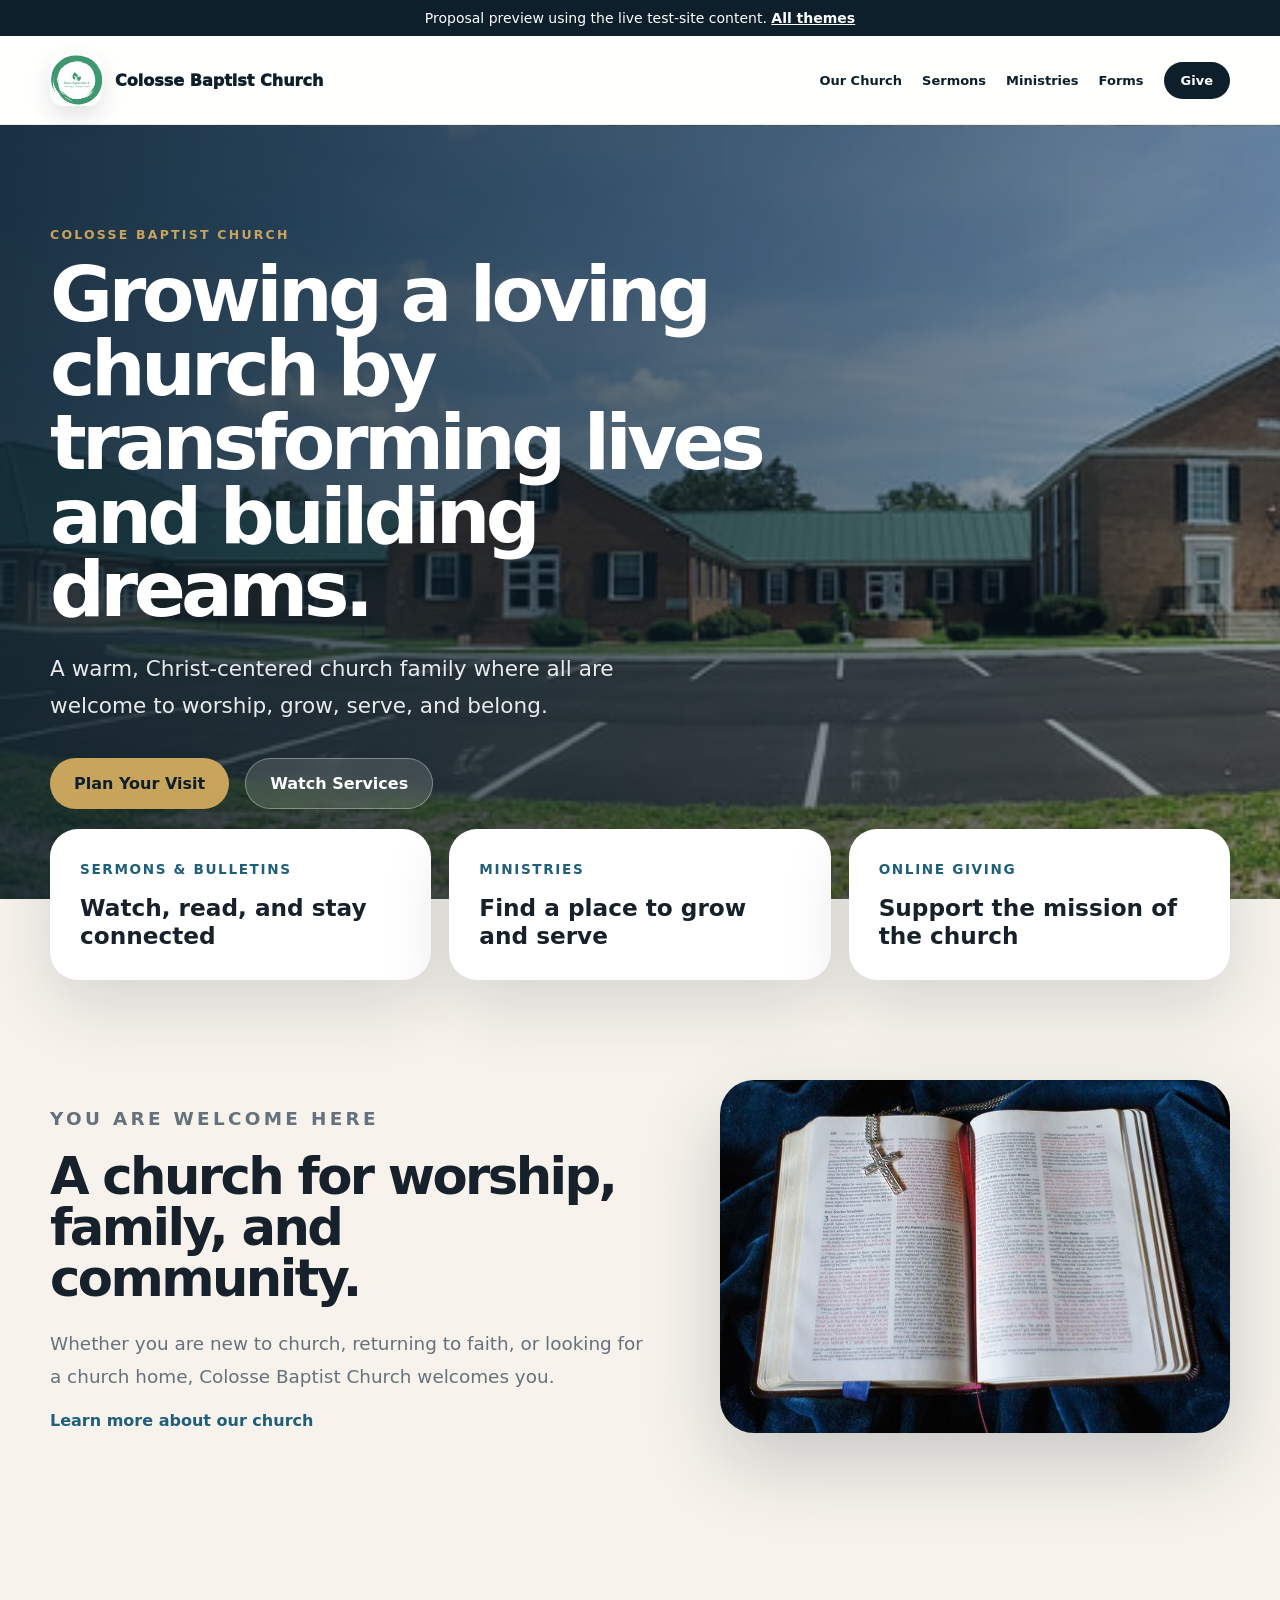
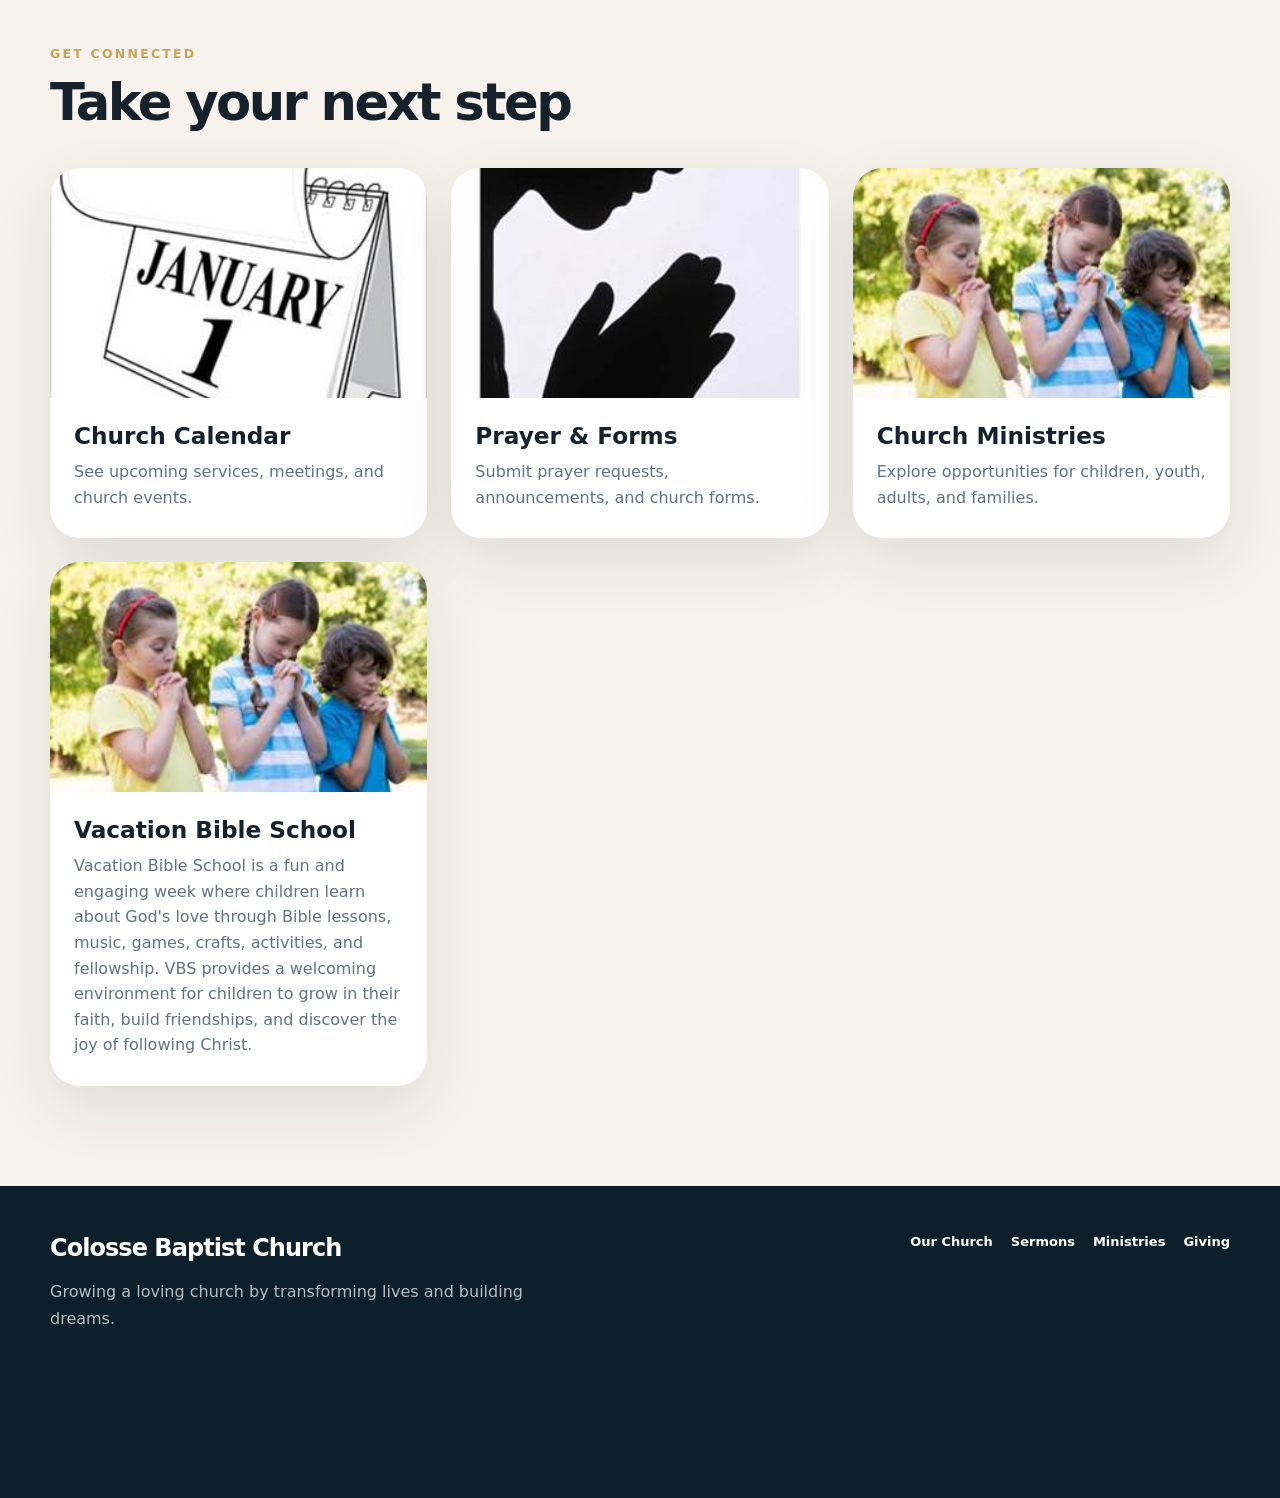
<file: docs/modern-ministry.html>
<!doctype html>
<html lang="en">
<head>
    <meta charset="utf-8">
    <title>Colosse Baptist Church</title>
    <meta name="viewport" content="width=device-width, initial-scale=1">
    <link rel="stylesheet" href="assets/css/site.css?v=20">

    <style>
        .modern-theme-header .theme-menu-toggle,
        .modern-theme-header .theme-mobile-nav {
            display: none;
        }

        @media (max-width: 900px) {
            .modern-theme-header .modern-header-inner {
                grid-template-columns: 1fr auto !important;
            }

            .modern-theme-header .theme-desktop-nav {
                display: none !important;
            }

            .modern-theme-header .theme-menu-toggle {
                display: inline-flex !important;
                align-items: center;
                justify-content: center;
                width: 48px;
                height: 48px;
                border: 0;
                border-radius: 16px;
                background: #0c1f2b;
                color: white;
                font-size: 25px;
                font-weight: 900;
                cursor: pointer;
            }

            .modern-theme-header .theme-mobile-nav.is-open {
                display: grid !important;
            }

            .modern-theme-header .theme-mobile-nav {
                grid-column: 1 / -1;
                gap: 10px;
                padding-top: 18px;
            }

            .modern-theme-header .theme-mobile-nav a {
                background: #ffffff;
                color: #0c1f2b;
                border: 1px solid rgba(12,31,43,.1);
                text-decoration: none;
                padding: 14px 16px;
                border-radius: 16px;
                font-family: Inter, system-ui, sans-serif;
                font-size: 14px;
                font-weight: 850;
            }

            .modern-theme-header .theme-mobile-nav a:last-child {
                background: #0c1f2b;
                color: white;
            }
        }
    </style>
</head>
<body>
<div style="background:#0c1f2b;color:#fff;font-family:system-ui,sans-serif;font-size:14px;padding:10px 16px;text-align:center">Proposal preview using the live test-site content. <a href="./" style="color:#fff;font-weight:700">All themes</a></div>

<header class="modern-theme-header" style="
    background:rgba(255,255,255,.94);
    border-bottom:1px solid rgba(12,31,43,.08);
    padding:18px 0;
    font-family:Inter,system-ui,sans-serif;
    backdrop-filter:blur(18px);
">
    <div class="container modern-header-inner" style="
        display:grid;
        grid-template-columns:auto 1fr;
        align-items:center;
        gap:24px;
    ">
        <a href="index.php?theme=modern-ministry" style="
            display:flex;
            align-items:center;
            gap:13px;
            text-decoration:none;
            color:#0c1f2b;
            font-weight:950;
        ">
            <img src="images/logo.jpeg" alt="Colosse Baptist Church" style="
                width:52px;
                height:52px;
                object-fit:cover;
                border-radius:14px;
                box-shadow:0 10px 24px rgba(12,31,43,.12);
            ">
            <span>Colosse Baptist Church</span>
        </a>

        <nav class="theme-desktop-nav" style="
            display:flex;
            align-items:center;
            justify-content:flex-end;
            gap:20px;
            font-size:13px;
            font-weight:850;
        ">
            <a href="our-church.php" style="color:#0c1f2b;text-decoration:none;">Our Church</a>
            <a href="sermons.php" style="color:#0c1f2b;text-decoration:none;">Sermons</a>
            <a href="ministries.php" style="color:#0c1f2b;text-decoration:none;">Ministries</a>
            <a href="forms.php" style="color:#0c1f2b;text-decoration:none;">Forms</a>
            <a href="giving.php" style="
                background:#0c1f2b;
                color:white;
                text-decoration:none;
                padding:11px 17px;
                border-radius:999px;
            ">Give</a>
        </nav>

        <button class="theme-menu-toggle" type="button" aria-label="Open menu">☰</button>

        <nav class="theme-mobile-nav">
            <a href="our-church.php">Our Church</a>
            <a href="sermons.php">Sermons</a>
            <a href="ministries.php">Ministries</a>
            <a href="forms.php">Forms</a>
            <a href="giving.php">Give</a>
        </nav>
    </div>
</header>

<main>

<script>
document.addEventListener('click', function (event) {
    const toggle = event.target.closest('.theme-menu-toggle');

    if (!toggle) return;

    const header = toggle.closest('header');
    const menu = header.querySelector('.theme-mobile-nav');

    if (!menu) return;

    menu.classList.toggle('is-open');
    toggle.textContent = menu.classList.contains('is-open') ? '×' : '☰';
});
</script>
<section class="home-hero design-modern" style="background-image: linear-gradient(90deg, rgba(12,31,43,.86), rgba(12,31,43,.35)), url('images/front-view.jpg');">
    <div class="container hero-grid">
        <div class="hero-copy">
            <p class="eyebrow">Colosse Baptist Church</p>
            <h1>Growing a loving church by transforming lives and building dreams.</h1>
            <p class="hero-lead">A warm, Christ-centered church family where all are welcome to worship, grow, serve, and belong.</p>
            <div class="hero-actions">
                <a class="btn btn-primary" href="our-church.php">Plan Your Visit</a>
                <a class="btn btn-light" href="sermons.php">Watch Services</a>
            </div>
        </div>
    </div>
</section>

<section class="feature-strip">
    <div class="container feature-grid">
        <a class="feature-card" href="sermons.php"><span>Sermons & Bulletins</span><strong>Watch, read, and stay connected</strong></a>
        <a class="feature-card" href="ministries.php"><span>Ministries</span><strong>Find a place to grow and serve</strong></a>
        <a class="feature-card" href="giving.php"><span>Online Giving</span><strong>Support the mission of the church</strong></a>
    </div>
</section>

<section class="split-section">
    <div class="container split-grid">
        <div>
            <p class="eyebrow">You are welcome here</p>
            <h2>A church for worship, family, and community.</h2>
            <p>Whether you are new to church, returning to faith, or looking for a church home, Colosse Baptist Church welcomes you.</p>
            <a class="text-link" href="our-church.php">Learn more about our church</a>
        </div>
        <div class="image-card">
            <img src="images/bible2.jpg" alt="">
        </div>
    </div>
</section>

<section class="card-section">
    <div class="container">
        <div class="section-heading">
            <p class="eyebrow">Get connected</p>
            <h2>Take your next step</h2>
        </div>

        <div class="modern-card-grid">
            
                <a class="modern-card" href="calendar.php">
                    <img src="images/calendar.jpg" alt="">
                    <h3>Church Calendar</h3>
                    <p>See upcoming services, meetings, and church events.</p>
                </a>
            
                <a class="modern-card" href="forms.php">
                    <img src="images/prayer-request.jpg" alt="">
                    <h3>Prayer &amp; Forms</h3>
                    <p>Submit prayer requests, announcements, and church forms.</p>
                </a>
            
                <a class="modern-card" href="ministries.php">
                    <img src="images/children.jpg" alt="">
                    <h3>Church Ministries</h3>
                    <p>Explore opportunities for children, youth, adults, and families.</p>
                </a>
            
                <a class="modern-card" href="https://www.colossebaptistchurch.com/children.html">
                    <img src="images/children.jpg" alt="">
                    <h3>Vacation Bible School</h3>
                    <p>Vacation Bible School is a fun and engaging week where children learn about God&#x27;s love through Bible lessons, music, games, crafts, activities, and fellowship. VBS provides a welcoming environment for children to grow in their faith, build friendships, and discover the joy of following Christ.</p>
                </a>
            
        </div>
    </div>
</section>
</main>

<footer style="
    background:#0c1f2b;
    color:white;
    padding:48px 0 150px;
    font-family:Inter,system-ui,sans-serif;
">
    <div class="container" style="
        display:grid;
        grid-template-columns:1fr auto;
        gap:34px;
        align-items:start;
    ">
        <div>
            <strong style="
                display:block;
                font-size:24px;
                letter-spacing:-.04em;
            ">Colosse Baptist Church</strong>

            <p style="
                color:rgba(255,255,255,.7);
                max-width:520px;
                line-height:1.7;
            ">
                Growing a loving church by transforming lives and building dreams.
            </p>
        </div>

        <div style="
            display:flex;
            gap:18px;
            flex-wrap:wrap;
            justify-content:flex-end;
            font-size:13px;
            font-weight:850;
        ">
            <a href="our-church.php" style="color:white;text-decoration:none;">Our Church</a>
            <a href="sermons.php" style="color:white;text-decoration:none;">Sermons</a>
            <a href="ministries.php" style="color:white;text-decoration:none;">Ministries</a>
            <a href="giving.php" style="color:white;text-decoration:none;">Giving</a>
        </div>
    </div>
</footer>

</body>
</html>
</file>
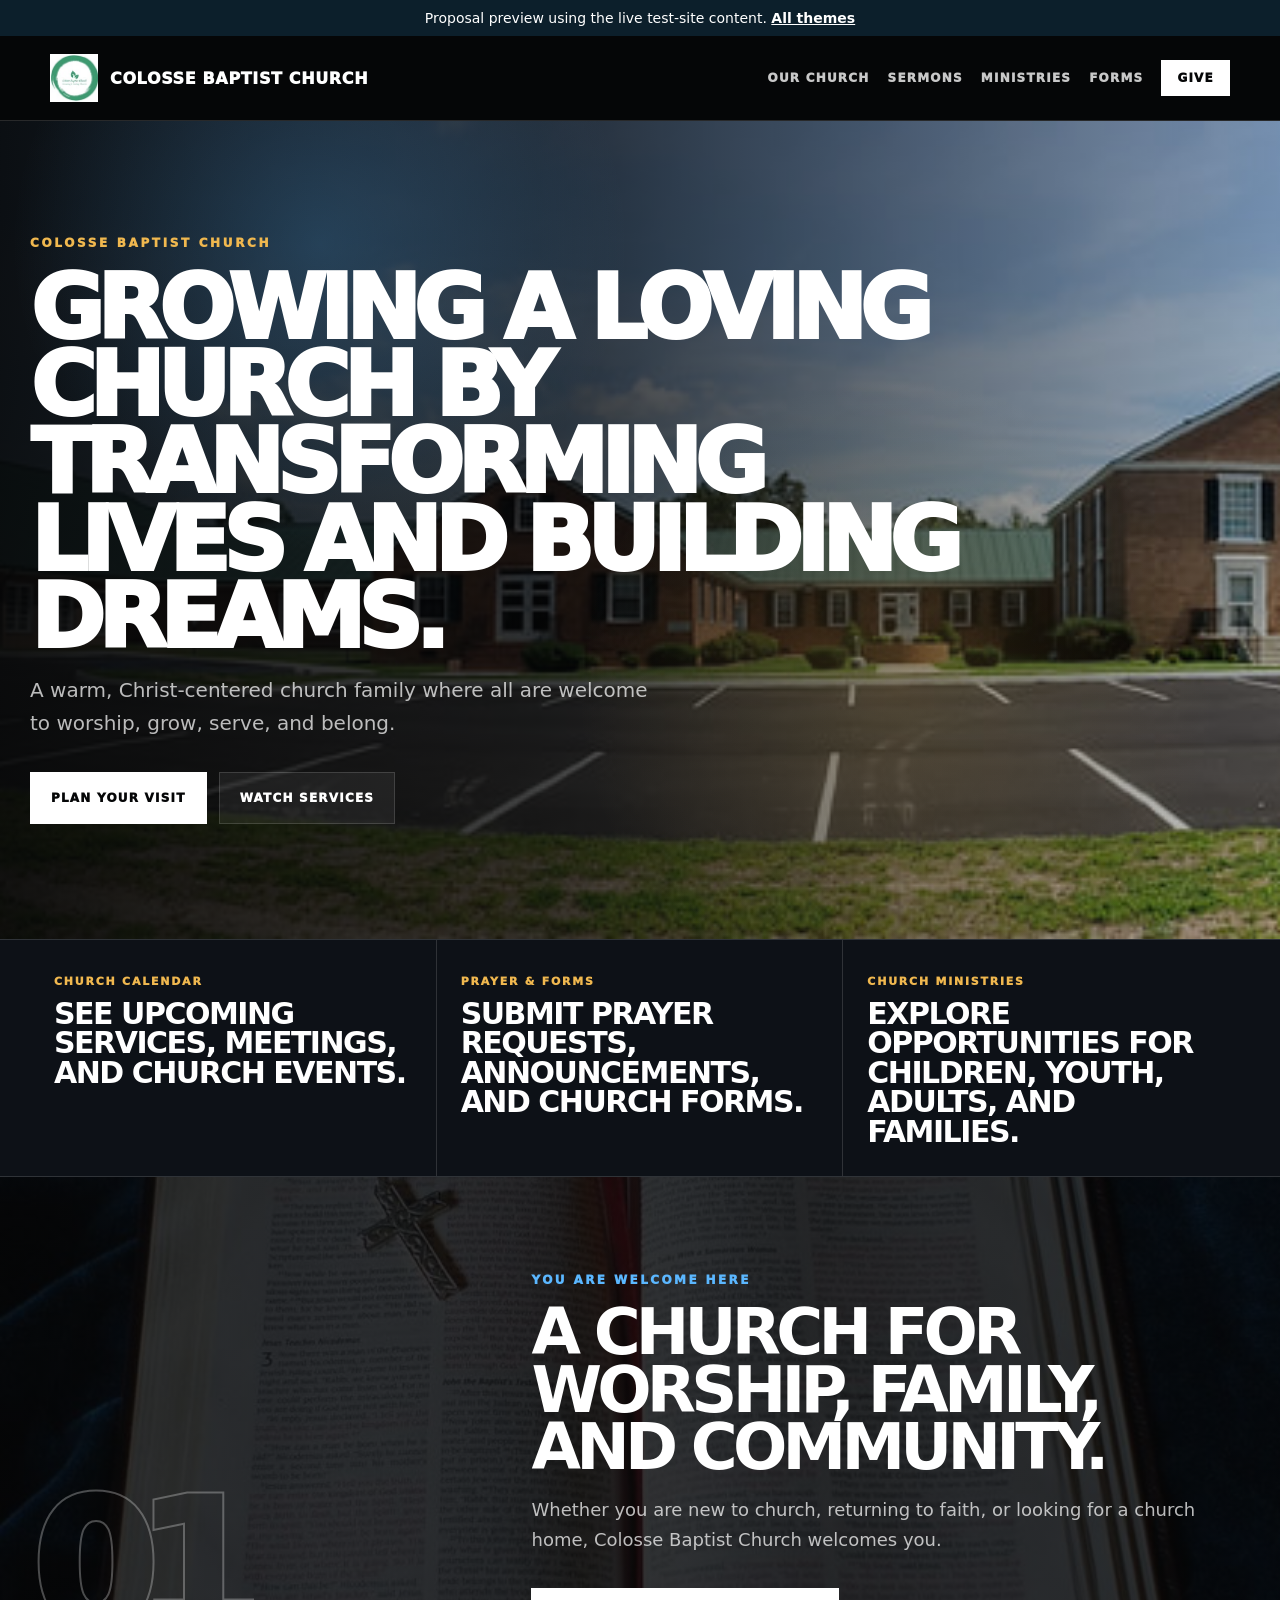
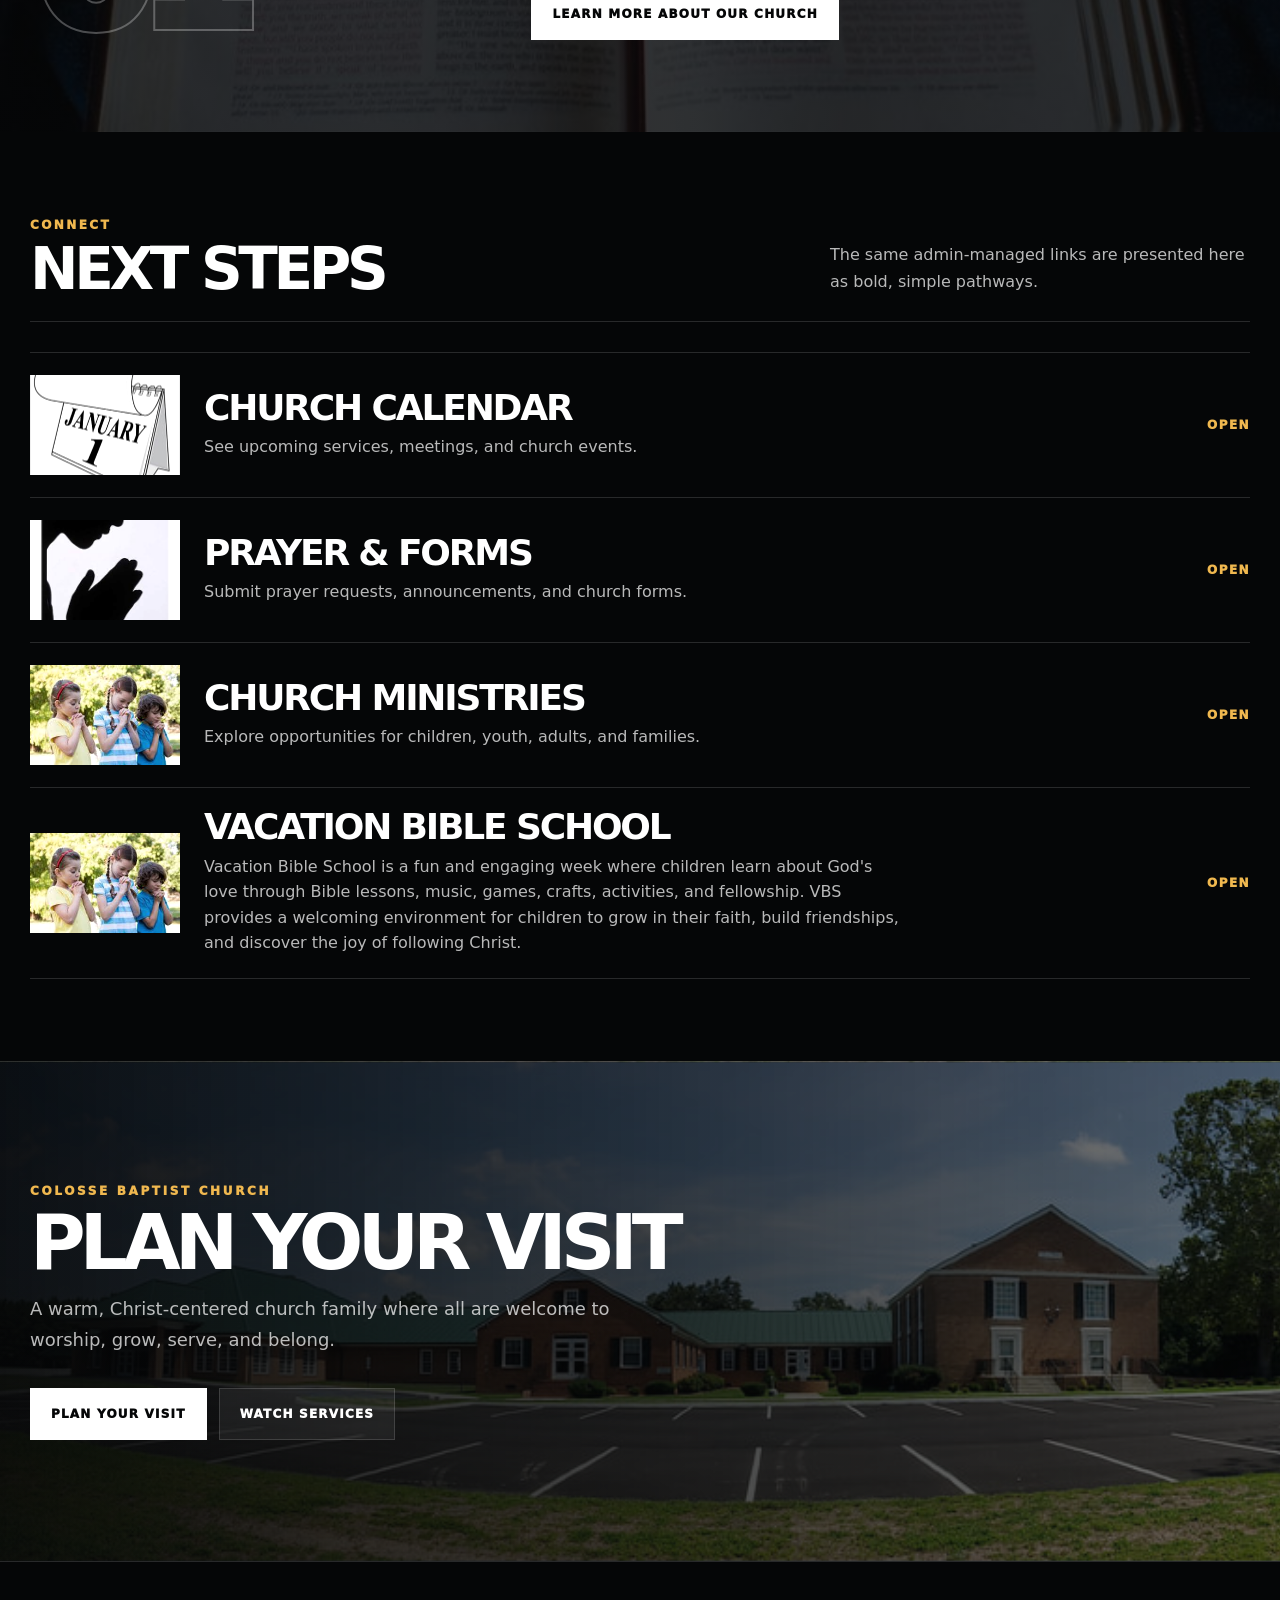
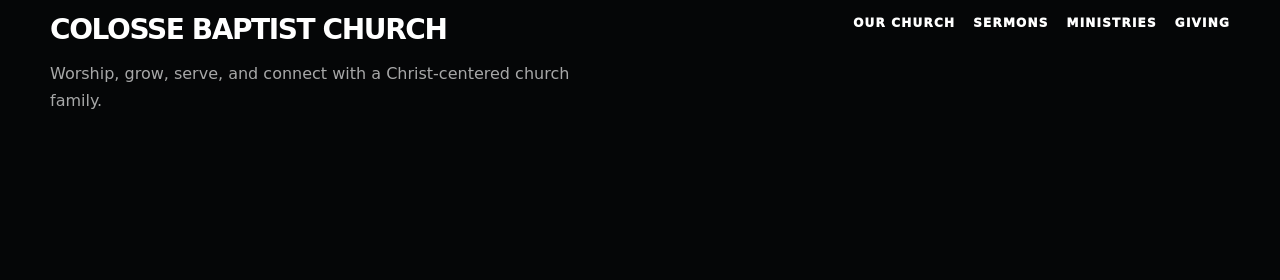
<file: docs/worship.html>
<!doctype html>
<html lang="en">
<head>
    <meta charset="utf-8">
    <title>Colosse Baptist Church</title>
    <meta name="viewport" content="width=device-width, initial-scale=1">
    <link rel="stylesheet" href="assets/css/site.css?v=20">

    <style>
        .worship-theme-header .theme-menu-toggle,
        .worship-theme-header .theme-mobile-nav {
            display: none;
        }

        @media (max-width: 900px) {
            .worship-theme-header .worship-header-inner {
                grid-template-columns: 1fr auto !important;
            }

            .worship-theme-header .theme-desktop-nav {
                display: none !important;
            }

            .worship-theme-header .theme-menu-toggle {
                display: inline-flex !important;
                align-items: center;
                justify-content: center;
                width: 48px;
                height: 48px;
                border: 1px solid rgba(255,255,255,.18);
                background: rgba(255,255,255,.08);
                color: white;
                font-size: 25px;
                font-weight: 900;
                cursor: pointer;
            }

            .worship-theme-header .theme-mobile-nav.is-open {
                display: grid !important;
            }

            .worship-theme-header .theme-mobile-nav {
                grid-column: 1 / -1;
                gap: 10px;
                padding-top: 18px;
            }

            .worship-theme-header .theme-mobile-nav a {
                background: rgba(255,255,255,.08);
                color: white;
                border: 1px solid rgba(255,255,255,.14);
                text-decoration: none;
                padding: 14px 16px;
                font-family: Inter, system-ui, sans-serif;
                font-size: 13px;
                font-weight: 950;
                text-transform: uppercase;
                letter-spacing: .08em;
            }

            .worship-theme-header .theme-mobile-nav a:last-child {
                background: white;
                color: #050607;
            }
        }
    </style>
</head>
<body>
<div style="background:#0c1f2b;color:#fff;font-family:system-ui,sans-serif;font-size:14px;padding:10px 16px;text-align:center">Proposal preview using the live test-site content. <a href="./" style="color:#fff;font-weight:700">All themes</a></div>

<header class="worship-theme-header" style="
    background:#050607;
    border-bottom:1px solid rgba(255,255,255,.14);
    padding:18px 0;
    font-family:Inter,system-ui,sans-serif;
">
    <div class="container worship-header-inner" style="
        display:grid;
        grid-template-columns:auto 1fr;
        align-items:center;
        gap:24px;
    ">
        <a href="index.php?theme=worship" style="
            display:flex;
            align-items:center;
            gap:12px;
            text-decoration:none;
            color:white;
            font-weight:950;
            text-transform:uppercase;
            letter-spacing:.04em;
        ">
            <img src="images/logo.jpeg" alt="Colosse Baptist Church" style="
                width:48px;
                height:48px;
                object-fit:cover;
            ">
            <span>Colosse Baptist Church</span>
        </a>

        <nav class="theme-desktop-nav" style="
            display:flex;
            align-items:center;
            justify-content:flex-end;
            gap:18px;
            font-size:12px;
            font-weight:950;
            text-transform:uppercase;
            letter-spacing:.1em;
        ">
            <a href="our-church.php" style="color:rgba(255,255,255,.78);text-decoration:none;">Our Church</a>
            <a href="sermons.php" style="color:rgba(255,255,255,.78);text-decoration:none;">Sermons</a>
            <a href="ministries.php" style="color:rgba(255,255,255,.78);text-decoration:none;">Ministries</a>
            <a href="forms.php" style="color:rgba(255,255,255,.78);text-decoration:none;">Forms</a>
            <a href="giving.php" style="
                background:white;
                color:#050607;
                text-decoration:none;
                padding:11px 16px;
            ">Give</a>
        </nav>

        <button class="theme-menu-toggle" type="button" aria-label="Open menu">☰</button>

        <nav class="theme-mobile-nav">
            <a href="our-church.php">Our Church</a>
            <a href="sermons.php">Sermons</a>
            <a href="ministries.php">Ministries</a>
            <a href="forms.php">Forms</a>
            <a href="giving.php">Give</a>
        </nav>
    </div>
</header>

<main>

<script>
document.addEventListener('click', function (event) {
    const toggle = event.target.closest('.theme-menu-toggle');

    if (!toggle) {
        return;
    }

    const header = toggle.closest('header');
    const menu = header.querySelector('.theme-mobile-nav');

    if (!menu) {
        return;
    }

    menu.classList.toggle('is-open');
    toggle.textContent = menu.classList.contains('is-open') ? '×' : '☰';
});
</script>
<style>
    .worship-stage {
        --ws-black: #050607;
        --ws-charcoal: #0d1117;
        --ws-white: #ffffff;
        --ws-smoke: rgba(255,255,255,.72);
        --ws-line: rgba(255,255,255,.14);
        --ws-gold: #f0b84f;
        --ws-blue: #5bb7ff;
        background: var(--ws-black);
        color: var(--ws-white);
        font-family: Inter, system-ui, -apple-system, BlinkMacSystemFont, "Segoe UI", sans-serif;
    }

    .worship-stage a {
        color: inherit;
        text-decoration: none;
    }

    .ws-hero {
        min-height: calc(100vh - 82px);
        position: relative;
        display: flex;
        align-items: center;
        overflow: hidden;
        background-image:
            linear-gradient(90deg, rgba(5,6,7,.94) 0%, rgba(5,6,7,.76) 42%, rgba(5,6,7,.22) 100%),
            url('images/front-view.jpg');
        background-size: cover;
        background-position: center;
    }

    .ws-hero::after {
        content: "";
        position: absolute;
        inset: 0;
        background:
            radial-gradient(circle at 25% 15%, rgba(91,183,255,.22), transparent 26%),
            radial-gradient(circle at 70% 70%, rgba(240,184,79,.16), transparent 30%);
        pointer-events: none;
    }

    .ws-hero-inner {
        position: relative;
        z-index: 2;
        width: min(1220px, calc(100% - 40px));
        margin: 0 auto;
        padding: 80px 0;
    }

    .ws-kicker {
        color: var(--ws-gold);
        font-size: 12px;
        font-weight: 950;
        text-transform: uppercase;
        letter-spacing: .22em;
    }

    .ws-hero h1 {
        max-width: 940px;
        margin: 20px 0 18px;
        font-size: clamp(48px, 7vw, 96px);
        line-height: .86;
        letter-spacing: -.08em;
        text-transform: uppercase;
        font-weight: 950;
    }

    .ws-hero p {
        max-width: 640px;
        color: var(--ws-smoke);
        font-size: clamp(17px, 1.7vw, 20px);
        line-height: 1.65;
        margin: 0;
    }

    .ws-actions {
        display: flex;
        flex-wrap: wrap;
        gap: 12px;
        margin-top: 32px;
    }

    .ws-btn {
        min-height: 52px;
        display: inline-flex;
        align-items: center;
        justify-content: center;
        padding: 13px 20px;
        border-radius: 0;
        font-size: 12px;
        font-weight: 950;
        text-transform: uppercase;
        letter-spacing: .1em;
        border: 1px solid var(--ws-line);
    }

    .ws-btn.primary {
        background: var(--ws-white);
        color: var(--ws-black);
        border-color: var(--ws-white);
    }

    .ws-btn.secondary {
        color: var(--ws-white);
        background: rgba(255,255,255,.06);
    }

    .ws-sunday-strip {
        background: var(--ws-charcoal);
        border-top: 1px solid var(--ws-line);
        border-bottom: 1px solid var(--ws-line);
    }

    .ws-sunday-grid {
        display: grid;
        grid-template-columns: repeat(3, 1fr);
        width: min(1220px, calc(100% - 40px));
        margin: 0 auto;
    }

    .ws-sunday-item {
        padding: 30px 24px;
        border-right: 1px solid var(--ws-line);
    }

    .ws-sunday-item:last-child {
        border-right: 0;
    }

    .ws-sunday-item small {
        color: var(--ws-gold);
        font-size: 11px;
        font-weight: 950;
        text-transform: uppercase;
        letter-spacing: .16em;
    }

    .ws-sunday-item strong {
        display: block;
        margin-top: 10px;
        font-size: clamp(20px, 2.4vw, 30px);
        line-height: .98;
        letter-spacing: -.05em;
        text-transform: uppercase;
    }

    .ws-feature {
        padding: 92px 0;
        background:
            linear-gradient(rgba(5,6,7,.82), rgba(5,6,7,.82)),
            url('images/bible2.jpg');
        background-size: cover;
        background-position: center;
    }

    .ws-feature-inner {
        width: min(1220px, calc(100% - 40px));
        margin: 0 auto;
        display: grid;
        grid-template-columns: .62fr 1fr;
        gap: 56px;
        align-items: end;
    }

    .ws-feature-number {
        color: transparent;
        -webkit-text-stroke: 2px rgba(255,255,255,.28);
        font-size: clamp(76px, 14vw, 180px);
        font-weight: 950;
        line-height: .8;
        letter-spacing: -.12em;
    }

    .ws-feature-copy small {
        color: var(--ws-blue);
        font-size: 12px;
        font-weight: 950;
        text-transform: uppercase;
        letter-spacing: .2em;
    }

    .ws-feature-copy h2 {
        margin: 16px 0;
        font-size: clamp(34px, 5vw, 64px);
        line-height: .9;
        letter-spacing: -.075em;
        text-transform: uppercase;
    }

    .ws-feature-copy p {
        color: var(--ws-smoke);
        font-size: 18px;
        line-height: 1.7;
        max-width: 720px;
    }

    .ws-links {
        padding: 82px 0;
        background: var(--ws-black);
    }

    .ws-links-inner {
        width: min(1220px, calc(100% - 40px));
        margin: 0 auto;
    }

    .ws-section-title {
        display: flex;
        justify-content: space-between;
        gap: 30px;
        align-items: end;
        margin-bottom: 30px;
        border-bottom: 1px solid var(--ws-line);
        padding-bottom: 26px;
    }

    .ws-section-title small {
        color: var(--ws-gold);
        font-size: 12px;
        font-weight: 950;
        text-transform: uppercase;
        letter-spacing: .2em;
    }

    .ws-section-title h2 {
        margin: 10px 0 0;
        font-size: clamp(32px, 5vw, 58px);
        line-height: .9;
        letter-spacing: -.075em;
        text-transform: uppercase;
    }

    .ws-section-title p {
        max-width: 420px;
        margin: 0;
        color: var(--ws-smoke);
        line-height: 1.7;
        font-size: 16px;
    }

    .ws-link-stack {
        display: grid;
        border-top: 1px solid var(--ws-line);
    }

    .ws-link-row {
        display: grid;
        grid-template-columns: 150px 1fr 120px;
        gap: 24px;
        align-items: center;
        border-bottom: 1px solid var(--ws-line);
        padding: 22px 0;
    }

    .ws-link-row img {
        width: 150px;
        height: 100px;
        object-fit: cover;
        filter: grayscale(.15) contrast(1.08);
    }

    .ws-link-row h3 {
        margin: 0;
        font-size: clamp(22px, 3vw, 36px);
        line-height: .96;
        letter-spacing: -.06em;
        text-transform: uppercase;
    }

    .ws-link-row p {
        margin: 9px 0 0;
        color: var(--ws-smoke);
        line-height: 1.6;
        max-width: 700px;
        font-size: 16px;
    }

    .ws-link-row span {
        color: var(--ws-gold);
        font-size: 12px;
        font-weight: 950;
        text-transform: uppercase;
        letter-spacing: .12em;
        justify-self: end;
    }

    .ws-final {
        min-height: 500px;
        display: flex;
        align-items: center;
        background:
            linear-gradient(90deg, rgba(5,6,7,.94), rgba(5,6,7,.55)),
            url('images/front-view.jpg');
        background-size: cover;
        background-position: center;
        border-top: 1px solid var(--ws-line);
    }

    .ws-final-inner {
        width: min(1220px, calc(100% - 40px));
        margin: 0 auto;
        padding: 82px 0;
    }

    .ws-final h2 {
        max-width: 720px;
        margin: 12px 0 18px;
        font-size: clamp(40px, 6vw, 76px);
        line-height: .88;
        letter-spacing: -.08em;
        text-transform: uppercase;
    }

    .ws-final p {
        max-width: 620px;
        color: var(--ws-smoke);
        font-size: 18px;
        line-height: 1.7;
    }

    @media (max-width: 900px) {
        .ws-sunday-grid,
        .ws-feature-inner,
        .ws-section-title {
            grid-template-columns: 1fr;
            flex-direction: column;
            align-items: flex-start;
        }

        .ws-sunday-item {
            border-right: 0;
            border-bottom: 1px solid var(--ws-line);
        }

        .ws-link-row {
            grid-template-columns: 1fr;
        }

        .ws-link-row img {
            width: 100%;
            height: 220px;
        }

        .ws-link-row span {
            justify-self: start;
        }
    }
</style>

<div class="worship-stage">

    <section class="ws-hero">
        <div class="ws-hero-inner">
            <div class="ws-kicker">
                Colosse Baptist Church
            </div>

            <h1>Growing a loving church by transforming lives and building dreams.</h1>

            <p>A warm, Christ-centered church family where all are welcome to worship, grow, serve, and belong.</p>

            <div class="ws-actions">
                <a class="ws-btn primary" href="our-church.php">
                    Plan Your Visit
                </a>

                <a class="ws-btn secondary" href="sermons.php">
                    Watch Services
                </a>
            </div>
        </div>
    </section>

    <section class="ws-sunday-strip">
        <div class="ws-sunday-grid">
            
                <a class="ws-sunday-item" href="calendar.php">
                    <small>Church Calendar</small>
                    <strong>See upcoming services, meetings, and church events.</strong>
                </a>
            
                <a class="ws-sunday-item" href="forms.php">
                    <small>Prayer &amp; Forms</small>
                    <strong>Submit prayer requests, announcements, and church forms.</strong>
                </a>
            
                <a class="ws-sunday-item" href="ministries.php">
                    <small>Church Ministries</small>
                    <strong>Explore opportunities for children, youth, adults, and families.</strong>
                </a>
            
        </div>
    </section>

    <section class="ws-feature">
        <div class="ws-feature-inner">
            <div class="ws-feature-number">01</div>

            <div class="ws-feature-copy">
                <small>You are welcome here</small>

                <h2>A church for worship, family, and community.</h2>

                <p>Whether you are new to church, returning to faith, or looking for a church home, Colosse Baptist Church welcomes you.</p>

                <div class="ws-actions">
                    <a class="ws-btn primary" href="our-church.php">
                        Learn more about our church
                    </a>
                </div>
            </div>
        </div>
    </section>

    <section class="ws-links">
        <div class="ws-links-inner">
            <div class="ws-section-title">
                <div>
                    <small>Connect</small>
                    <h2>Next Steps</h2>
                </div>

                <p>
                    The same admin-managed links are presented here as bold, simple pathways.
                </p>
            </div>

            <div class="ws-link-stack">
                
                    <a class="ws-link-row" href="calendar.php">
                        <img src="images/calendar.jpg" alt="">

                        <div>
                            <h3>Church Calendar</h3>
                            <p>See upcoming services, meetings, and church events.</p>
                        </div>

                        <span>Open</span>
                    </a>
                
                    <a class="ws-link-row" href="forms.php">
                        <img src="images/prayer-request.jpg" alt="">

                        <div>
                            <h3>Prayer &amp; Forms</h3>
                            <p>Submit prayer requests, announcements, and church forms.</p>
                        </div>

                        <span>Open</span>
                    </a>
                
                    <a class="ws-link-row" href="ministries.php">
                        <img src="images/children.jpg" alt="">

                        <div>
                            <h3>Church Ministries</h3>
                            <p>Explore opportunities for children, youth, adults, and families.</p>
                        </div>

                        <span>Open</span>
                    </a>
                
                    <a class="ws-link-row" href="https://www.colossebaptistchurch.com/children.html">
                        <img src="images/children.jpg" alt="">

                        <div>
                            <h3>Vacation Bible School</h3>
                            <p>Vacation Bible School is a fun and engaging week where children learn about God&#x27;s love through Bible lessons, music, games, crafts, activities, and fellowship. VBS provides a welcoming environment for children to grow in their faith, build friendships, and discover the joy of following Christ.</p>
                        </div>

                        <span>Open</span>
                    </a>
                
            </div>
        </div>
    </section>

    <section class="ws-final">
        <div class="ws-final-inner">
            <div class="ws-kicker">
                Colosse Baptist Church
            </div>

            <h2>Plan Your Visit</h2>

            <p>A warm, Christ-centered church family where all are welcome to worship, grow, serve, and belong.</p>

            <div class="ws-actions">
                <a class="ws-btn primary" href="our-church.php">
                    Plan Your Visit
                </a>

                <a class="ws-btn secondary" href="sermons.php">
                    Watch Services
                </a>
            </div>
        </div>
    </section>

</div>
</main>

<footer style="
    background:#050607;
    color:white;
    border-top:1px solid rgba(255,255,255,.14);
    padding:54px 0 150px;
    font-family:Inter,system-ui,sans-serif;
">
    <div class="container" style="
        display:grid;
        grid-template-columns:1fr auto;
        gap:30px;
        align-items:start;
    ">
        <div>
            <strong style="
                display:block;
                font-size:28px;
                line-height:1;
                letter-spacing:-.05em;
                text-transform:uppercase;
            ">Colosse Baptist Church</strong>

            <p style="
                color:rgba(255,255,255,.65);
                max-width:520px;
                line-height:1.7;
            ">
                Worship, grow, serve, and connect with a Christ-centered church family.
            </p>
        </div>

        <div style="
            display:flex;
            gap:18px;
            flex-wrap:wrap;
            font-size:12px;
            font-weight:950;
            text-transform:uppercase;
            letter-spacing:.1em;
        ">
            <a href="our-church.php" style="color:white;text-decoration:none;">Our Church</a>
            <a href="sermons.php" style="color:white;text-decoration:none;">Sermons</a>
            <a href="ministries.php" style="color:white;text-decoration:none;">Ministries</a>
            <a href="giving.php" style="color:white;text-decoration:none;">Giving</a>
        </div>
    </div>
</footer>

</body>
</html>
</file>
<file: docs/assets/css/site.css>
:root {
    --navy: #0c1f2b;
    --blue: #1f5f7a;
    --gold: #c9a45c;
    --cream: #f7f3ec;
    --white: #ffffff;
    --ink: #17212b;
    --muted: #65717c;
}

* {
    box-sizing: border-box;
}

body {
    margin: 0;
    font-family: Inter, system-ui, -apple-system, BlinkMacSystemFont, "Segoe UI", sans-serif;
    color: var(--ink);
    background: var(--cream);
}

a {
    color: inherit;
}

.container {
    width: min(1180px, calc(100% - 40px));
    margin: 0 auto;
}

.site-header {
    position: sticky;
    top: 0;
    z-index: 50;
    background: rgba(255,255,255,.92);
    backdrop-filter: blur(18px);
    border-bottom: 1px solid rgba(12,31,43,.08);
}

.header-inner {
    min-height: 82px;
    display: flex;
    align-items: center;
    justify-content: space-between;
    gap: 30px;
}

.brand {
    display: flex;
    align-items: center;
    gap: 14px;
    text-decoration: none;
    font-weight: 900;
    color: var(--navy);
}

.brand img {
    width: 54px;
    height: 54px;
    object-fit: contain;
    border-radius: 12px;
}

.main-nav {
    display: flex;
    align-items: center;
    gap: 24px;
    font-size: .93rem;
    font-weight: 800;
}

.main-nav a {
    text-decoration: none;
    color: var(--navy);
}

.nav-give {
    background: var(--navy);
    color: white !important;
    padding: 11px 18px;
    border-radius: 999px;
}

.home-hero {
    min-height: 680px;
    background-size: cover;
    background-position: center;
    display: flex;
    align-items: center;
}

.hero-copy {
    max-width: 760px;
    color: white;
    padding: 90px 0;
}

.eyebrow {
    color: var(--gold);
    text-transform: uppercase;
    letter-spacing: .18em;
    font-weight: 900;
    font-size: .78rem;
    margin-bottom: 16px;
}

.home-hero h1 {
    font-size: clamp(3rem, 6vw, 5.9rem);
    line-height: .96;
    letter-spacing: -0.06em;
    margin: 0 0 24px;
}

.hero-lead {
    font-size: 1.35rem;
    line-height: 1.7;
    max-width: 640px;
    color: rgba(255,255,255,.9);
}

.hero-actions {
    display: flex;
    gap: 16px;
    flex-wrap: wrap;
    margin-top: 34px;
}

.btn {
    display: inline-flex;
    align-items: center;
    justify-content: center;
    padding: 15px 24px;
    border-radius: 999px;
    font-weight: 900;
    text-decoration: none;
}

.btn-primary {
    background: var(--gold);
    color: var(--navy);
}

.btn-light {
    background: rgba(255,255,255,.14);
    color: white;
    border: 1px solid rgba(255,255,255,.35);
    backdrop-filter: blur(10px);
}

.feature-strip {
    margin-top: -70px;
    position: relative;
    z-index: 2;
}

.feature-grid {
    display: grid;
    grid-template-columns: repeat(3, 1fr);
    gap: 18px;
}

.feature-card {
    background: white;
    border-radius: 28px;
    padding: 30px;
    min-height: 140px;
    text-decoration: none;
    color: var(--ink);
    box-shadow: 0 24px 70px rgba(12,31,43,.14);
    transition: transform .2s ease, box-shadow .2s ease;
}

.feature-card:hover {
    transform: translateY(-4px);
    box-shadow: 0 30px 90px rgba(12,31,43,.18);
}

.feature-card span {
    color: var(--blue);
    font-size: .85rem;
    font-weight: 900;
    text-transform: uppercase;
    letter-spacing: .12em;
}

.feature-card strong {
    display: block;
    font-size: 1.45rem;
    line-height: 1.2;
    margin-top: 16px;
}

.split-section,
.card-section {
    padding: 100px 0;
}

.split-grid {
    display: grid;
    grid-template-columns: 1fr .85fr;
    gap: 70px;
    align-items: center;
}

.split-section h2,
.section-heading h2 {
    font-size: clamp(2.4rem, 4vw, 4.4rem);
    letter-spacing: -0.05em;
    line-height: 1;
    margin: 0 0 22px;
}

.split-section p {
    font-size: 1.15rem;
    line-height: 1.8;
    color: var(--muted);
}

.text-link {
    color: var(--blue);
    font-weight: 900;
    text-decoration: none;
}

.image-card {
    border-radius: 34px;
    overflow: hidden;
    box-shadow: 0 30px 80px rgba(12,31,43,.2);
}

.image-card img,
.modern-card img {
    width: 100%;
    height: 100%;
    object-fit: cover;
    display: block;
}

.section-heading {
    max-width: 720px;
    margin-bottom: 40px;
}

.modern-card-grid {
    display: grid;
    grid-template-columns: repeat(3, 1fr);
    gap: 24px;
}

.modern-card {
    background: white;
    border-radius: 30px;
    overflow: hidden;
    text-decoration: none;
    color: var(--ink);
    box-shadow: 0 22px 60px rgba(12,31,43,.1);
    transition: transform .2s ease, box-shadow .2s ease;
}

.modern-card:hover {
    transform: translateY(-4px);
    box-shadow: 0 30px 80px rgba(12,31,43,.16);
}

.modern-card img {
    height: 230px;
}

.modern-card h3 {
    font-size: 1.45rem;
    margin: 24px 24px 10px;
}

.modern-card p {
    color: var(--muted);
    line-height: 1.6;
    margin: 0 24px 28px;
}

.site-footer {
    background: var(--navy);
    color: white;
    padding: 44px 0;
}

.footer-inner {
    display: flex;
    justify-content: space-between;
    gap: 30px;
}

.footer-inner p {
    color: rgba(255,255,255,.7);
}

.footer-links {
    display: flex;
    gap: 18px;
    flex-wrap: wrap;
}

.footer-links a {
    color: rgba(255,255,255,.82);
    text-decoration: none;
    font-weight: 800;
}

@media (max-width: 850px) {
    .header-inner {
        align-items: flex-start;
        flex-direction: column;
        padding: 16px 0;
    }

    .main-nav {
        flex-wrap: wrap;
        gap: 14px;
    }

    .feature-grid,
    .split-grid,
    .modern-card-grid,
    .footer-inner {
        grid-template-columns: 1fr;
        flex-direction: column;
    }

    .home-hero {
        min-height: 620px;
    }

    .feature-strip {
        margin-top: -35px;
    }
}
.theme-preview-bar {
    position: fixed;
    left: 18px;
    right: 18px;
    bottom: 18px;
    z-index: 9999;
    background: #081923;
    color: white;
    border-radius: 22px;
    box-shadow: 0 20px 70px rgba(0,0,0,.28);
    padding: 16px;
}

.theme-preview-inner {
    display: flex;
    align-items: center;
    justify-content: space-between;
    gap: 18px;
}

.theme-preview-inner p {
    margin: 4px 0 0;
    color: rgba(255,255,255,.72);
    font-size: .84rem;
}

.theme-buttons {
    display: flex;
    flex-wrap: wrap;
    gap: 8px;
}

.theme-buttons a {
    background: rgba(255,255,255,.1);
    color: white;
    text-decoration: none;
    padding: 9px 12px;
    border-radius: 999px;
    font-weight: 850;
    font-size: .82rem;
}

.theme-buttons a.active {
    background: var(--gold);
    color: var(--navy);
}

/* Community */
.community-hero {
    background: #fffaf2;
    padding: 90px 0;
}

.community-hero-grid {
    display: grid;
    grid-template-columns: 1fr .85fr;
    gap: 60px;
    align-items: center;
}

.community-hero h1,
.heritage-hero h1,
.worship-hero h1,
.hub-hero h1 {
    font-size: clamp(3rem, 6vw, 5.8rem);
    line-height: .95;
    letter-spacing: -.06em;
    margin: 0 0 24px;
}

.community-hero p,
.heritage-hero p,
.worship-hero p,
.hub-hero p {
    font-size: 1.2rem;
    line-height: 1.75;
}

.community-photo-stack {
    position: relative;
}

.community-photo-stack img {
    width: 100%;
    height: 560px;
    object-fit: cover;
    border-radius: 40px;
    box-shadow: 0 30px 80px rgba(12,31,43,.18);
}

.community-note {
    position: absolute;
    left: -20px;
    bottom: 30px;
    background: white;
    padding: 20px 24px;
    border-radius: 24px;
    font-weight: 950;
    box-shadow: 0 20px 50px rgba(12,31,43,.18);
}

.community-welcome {
    text-align: center;
    padding: 90px 0;
    background: white;
}

.community-welcome .container {
    max-width: 820px;
}

.community-welcome h2 {
    font-size: clamp(2.6rem, 5vw, 4.5rem);
    letter-spacing: -.06em;
    line-height: 1;
}

/* Heritage */
.heritage-hero {
    min-height: 640px;
    background-size: cover;
    background-position: center;
    color: white;
    display: flex;
    align-items: center;
    text-align: center;
}

.heritage-hero .container {
    max-width: 920px;
}

.heritage-hero h1 {
    font-family: Georgia, serif;
}

.heritage-intro {
    background: #f6efe1;
    padding: 100px 0;
}

.heritage-frame {
    border: 14px solid white;
}

.heritage-links .modern-card {
    padding: 30px;
}

/* Worship */
.worship-hero {
    min-height: 760px;
    background-size: cover;
    background-position: center;
    color: white;
    display: flex;
    align-items: center;
}

.worship-hero .container {
    max-width: 980px;
}

.worship-hero h1 {
    text-transform: uppercase;
}

.worship-actions {
    background: #0c1f2b;
    padding: 40px 0;
}

.worship-action-grid {
    display: grid;
    grid-template-columns: repeat(3, 1fr);
    gap: 18px;
}

.worship-action-grid a {
    color: white;
    text-decoration: none;
    background: rgba(255,255,255,.08);
    border: 1px solid rgba(255,255,255,.12);
    border-radius: 26px;
    padding: 28px;
}

.worship-action-grid span {
    color: var(--gold);
    text-transform: uppercase;
    font-weight: 950;
    font-size: .75rem;
    letter-spacing: .14em;
}

.worship-action-grid strong {
    display: block;
    font-size: 1.5rem;
    margin: 14px 0 10px;
}

/* Ministry Hub */
.hub-alert {
    background: var(--navy);
    color: white;
    padding: 12px 0;
    text-align: center;
}

.hub-hero {
    background-size: cover;
    background-position: center;
    color: white;
    padding: 90px 0 130px;
}

.hub-hero-grid {
    display: grid;
    grid-template-columns: 1.15fr .85fr;
    gap: 50px;
    align-items: center;
}

.hub-feature {
    background: rgba(255,255,255,.95);
    color: var(--navy);
    border-radius: 32px;
    padding: 26px;
    box-shadow: 0 24px 70px rgba(12,31,43,.22);
}

.hub-feature img {
    width: 100%;
    height: 230px;
    object-fit: cover;
    border-radius: 24px;
    margin-bottom: 18px;
}

.hub-feature span {
    color: var(--blue);
    text-transform: uppercase;
    letter-spacing: .12em;
    font-weight: 950;
    font-size: .78rem;
}

.hub-feature h2 {
    margin: 10px 0;
    font-size: 2rem;
}

.hub-quick {
    margin-top: -70px;
    position: relative;
    z-index: 5;
}

.hub-quick-grid {
    display: grid;
    grid-template-columns: repeat(3, 1fr);
    gap: 16px;
}

.hub-quick-grid a {
    background: white;
    border-radius: 26px;
    padding: 26px;
    text-decoration: none;
    box-shadow: 0 20px 60px rgba(12,31,43,.14);
}

.hub-quick-grid span {
    color: var(--blue);
    font-weight: 950;
    text-transform: uppercase;
    letter-spacing: .12em;
    font-size: .78rem;
}

.hub-quick-grid strong {
    display: block;
    margin-top: 12px;
    font-size: 1.25rem;
    line-height: 1.35;
}

.btn-secondary-dark {
    background: var(--navy);
    color: white;
}

@media (max-width: 900px) {
    .theme-preview-inner,
    .community-hero-grid,
    .hub-hero-grid,
    .hub-quick-grid,
    .worship-action-grid {
        grid-template-columns: 1fr;
        flex-direction: column;
        align-items: flex-start;
    }

    .theme-preview-bar {
        position: static;
        border-radius: 0;
    }

    .community-photo-stack img {
        height: 380px;
    }
}
</file>
